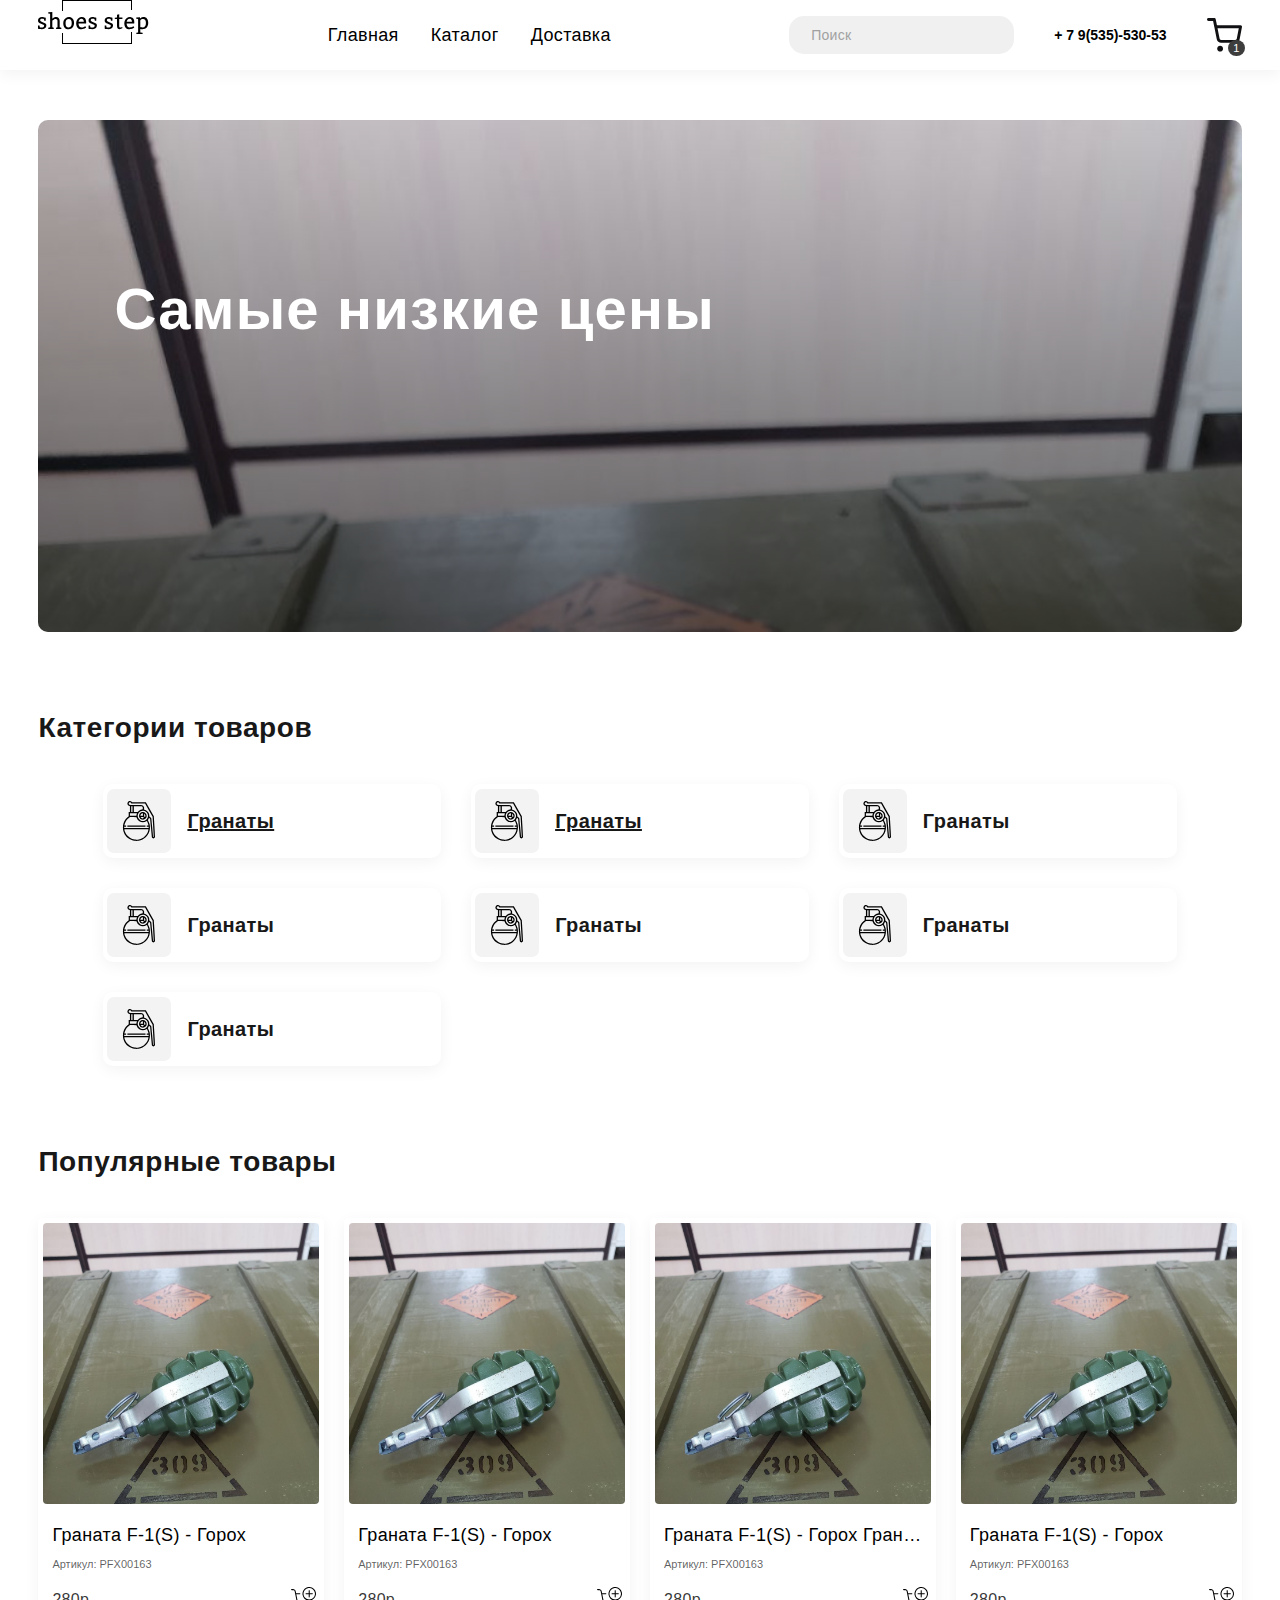
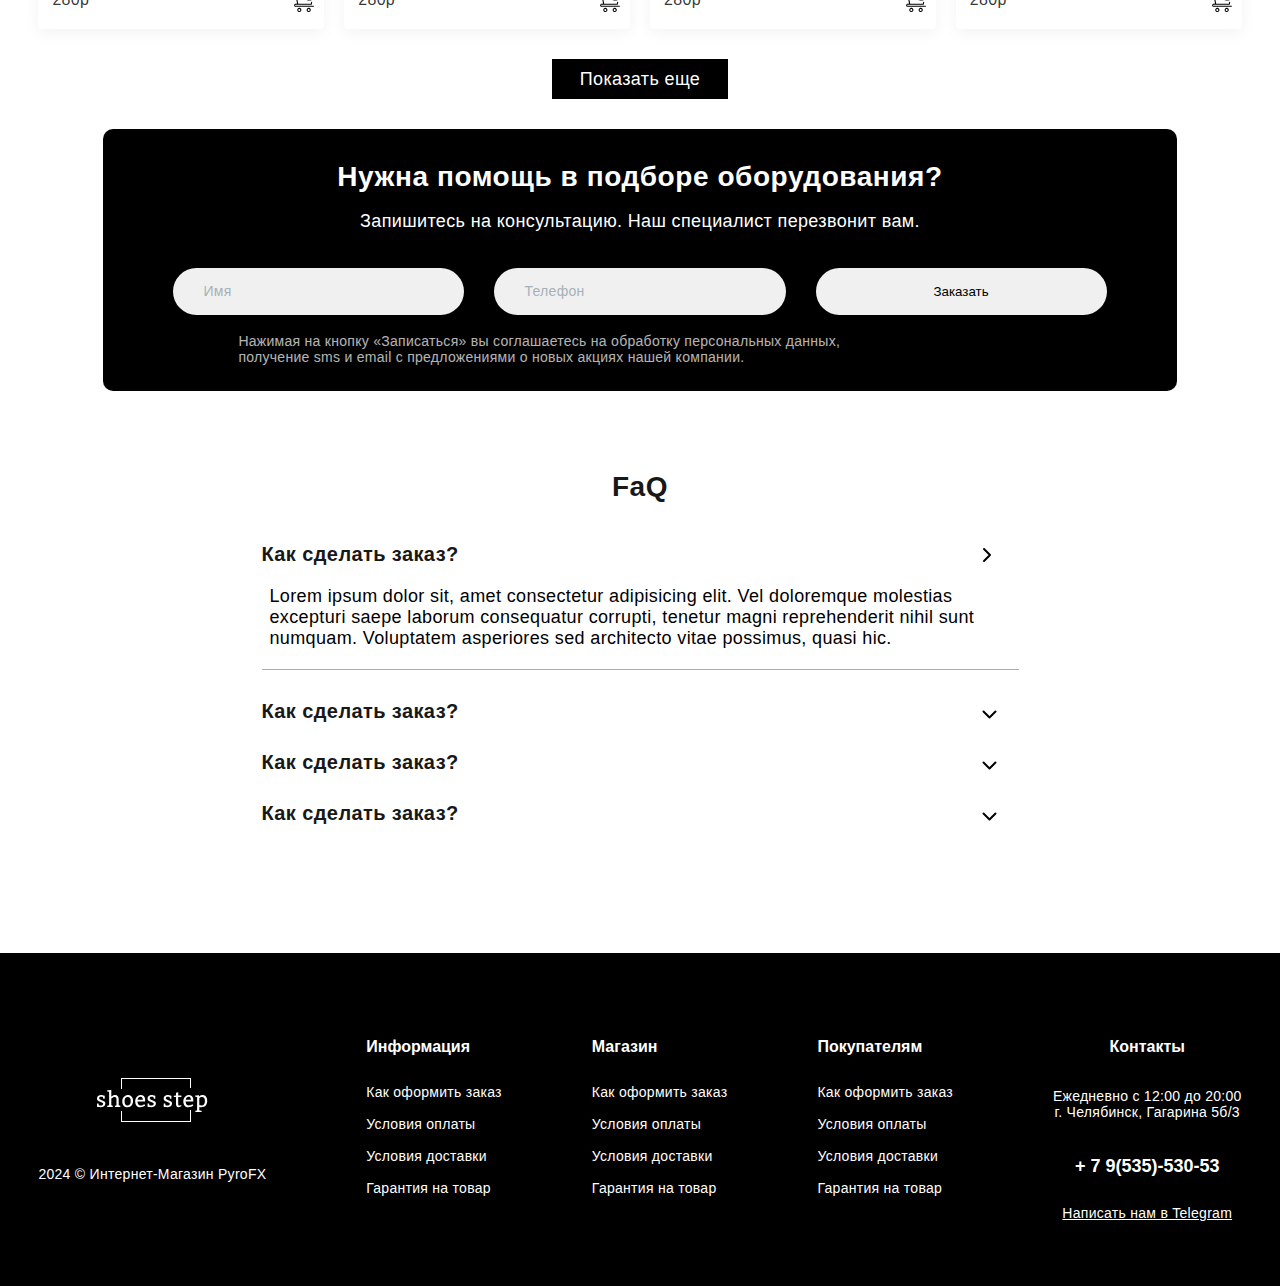
<file: index.html>
<!DOCTYPE html>
<html lang="en">

<head>
    <meta charset="UTF-8">
    <meta name="viewport" content="width=device-width, initial-scale=1.0">
    <title>Document</title>

    <link rel="stylesheet" href="./fonts/Niramit-Bold.ttf">
    <link rel="stylesheet" href="./fonts/Niramit-Regular.ttf">
    <link rel="stylesheet" href="./fonts/Niramit-SemiBold.ttf">
    <link rel="stylesheet" href="./fonts/Niramit-Light.ttf">

    <link rel="stylesheet" href="src/style.css">
</head>

<body>
    <header>


        <div class="container">
            <nav>
                

                <div class="logo"><img src="./img/Logo.svg" alt="logo"></div>
                <div class="header_container">


                    <ul class="header_items">
                        <li class="header_item"><a href="card.html" class="header_links">Главная</a></li>
                        <li class="header_item"><a href="#" class="header_links">Каталог</a></li>
                        <li class="header_item"><a href="#" class="header_links">Доставка</a></li>
                        <li class="header_item none">
                            <a class="number" href="tel: +7953553053">+ 7 9(535)-530-53</a>
                        </li>
                        <li class="header_item none"><div class="basket">
                            <span class="basket_count">1</span>
                        </div></li>
                    </ul>

                    
                </div>

                <div class="header_functional">
                    <div class="header_search">
                        <input class="search" type="search" placeholder="Поиск">
                        <img class="search_img" src="./img/icons/search.svg" alt="">
                    </div>
                    
                    <a class="number" href="tel: +7953553053">+ 7 9(535)-530-53</a>
                    <div class="basket">
                        <span class="basket_count">1</span>
                    </div>
                </div>

                <div class="menu back menu--3">
                    <label class="burger">
                        <input type="checkbox">
                        <svg viewBox="0 0 100 100" xmlns="http://www.w3.org/2000/svg">
                            <circle cx="50" cy="50" r="30" />
                            <path class="line--1" d="M0 40h62c18 0 18-20-17 5L31 55" />
                            <path class="line--2" d="M0 50h80" />
                            <path class="line--3" d="M0 60h62c18 0 18 20-17-5L31 45" />
                        </svg>
                    </label>
                </div>
            </nav>
        </div>
    </header>

    <div class="search_items">
        <div class="search_item">
            <img src="./img/f-1.jpg" alt="" class="search_picture">
            <div class="search_block_text">
                <h4 class="search_title">Ргд 5 аккустика</h4>
                <span class="search_price">250</span>
            </div>

            <img src="./img/icons/free-icon-remove-from-cart-4379564 1.svg" alt="" class="search_addBasket">
        </div>

        <div class="search_item">
            <img src="./img/f-1.jpg" alt="" class="search_picture">
            <div class="search_block_text">
                <h4 class="search_title">Ргд 5 аккустика</h4>
                <span class="search_price">250</span>
            </div>

            <img src="./img/icons/free-icon-remove-from-cart-4379564 1.svg" alt="" class="search_addBasket">
        </div>

        <div class="search_item">
            <img src="./img/f-1.jpg" alt="" class="search_picture">
            <div class="search_block_text">
                <h4 class="search_title">Ргд 5 аккустика</h4>
                <span class="search_price">250</span>
            </div>

            <img src="./img/icons/free-icon-remove-from-cart-4379564 1.svg" alt="" class="search_addBasket">
        </div>

        <div class="search_item">
            <img src="./img/f-1.jpg" alt="" class="search_picture">
            <div class="search_block_text">
                <h4 class="search_title">Ргд 5 аккустика</h4>
                <span class="search_price">250</span>
            </div>

            <img src="./img/icons/free-icon-remove-from-cart-4379564 1.svg" alt="" class="search_addBasket">
        </div>
    </div>

    <div class="container">
        <div class="banner">
            <h1 class="main_title">Самые низкие цены</h1>
        </div>
    </div>

    <div class="container">

        <h2 class="title">Категории товаров</h2>
        <div class="category_items">
            <div class="category_item">
                <div class="category_img_theme"><img src="./img/icons/free-icon-grenade-1281087.svg" alt=""
                        class="category_icon"></div>
                <a href="card.html" class="category_title">Гранаты</a>
            </div>

            <div class="category_item">
                <div class="category_img_theme"><img src="./img/icons/free-icon-grenade-1281087.svg" alt=""
                        class="category_icon"></div>
                <a href="basket.html" class="category_title">Гранаты</a>
            </div>

            <div class="category_item">
                <div class="category_img_theme"><img src="./img/icons/free-icon-grenade-1281087.svg" alt=""
                        class="category_icon"></div>
                <h5 class="category_title">Гранаты</h5>
            </div>
            <div class="category_item">
                <div class="category_img_theme"><img src="./img/icons/free-icon-grenade-1281087.svg" alt=""
                        class="category_icon"></div>
                <h5 class="category_title">Гранаты</h5>
            </div>
            <div class="category_item">
                <div class="category_img_theme"><img src="./img/icons/free-icon-grenade-1281087.svg" alt=""
                        class="category_icon"></div>
                <h5 class="category_title">Гранаты</h5>
            </div>
            <div class="category_item">
                <div class="category_img_theme"><img src="./img/icons/free-icon-grenade-1281087.svg" alt=""
                        class="category_icon"></div>
                <h5 class="category_title">Гранаты</h5>
            </div>
            <div class="category_item">
                <div class="category_img_theme"><img src="./img/icons/free-icon-grenade-1281087.svg" alt=""
                        class="category_icon"></div>
                <h5 class="category_title">Гранаты</h5>
            </div>
        </div>

        <h2 class="title">Популярные товары</h2>
        <div class="card_items ">
            <div class="card_item"><img src="./img/f-1.jpg" alt="" class="card_img">
                <h3 class="card_title">Граната F-1(S) - Горох</h3>
                <p class="card_arct">Артикул: PFX00163</p>
                <div class="card_bottom">
                    <p class="card_price">280р</p>
                    <div class="addCard"></div>
                </div>
            </div>

            <div class="card_item"><img src="./img/f-1.jpg" alt="" class="card_img">
                <h3 class="card_title">Граната F-1(S) - Горох</h3>
                <p class="card_arct">Артикул: PFX00163</p>
                <div class="card_bottom">
                    <p class="card_price">280р</p>
                    <div class="addCard"></div>
                </div>
            </div>

            <div class="card_item"><img src="./img/f-1.jpg" alt="" class="card_img">
                <h3 class="card_title">Граната F-1(S) - Горох Граната F-1(S) - Горох</h3>
                <p class="card_arct">Артикул: PFX00163</p>
                <div class="card_bottom">
                    <p class="card_price">280р</p>
                    <div class="addCard"></div>
                </div>
            </div>

            <div class="card_item"><img src="./img/f-1.jpg" alt="" class="card_img">
                <h3 class="card_title">Граната F-1(S) - Горох</h3>
                <p class="card_arct">Артикул: PFX00163</p>
                <div class="card_bottom">
                    <p class="card_price">280р</p>
                    <div class="addCard"></div>
                </div>
            </div>
        </div>

        <div class="btn">Показать еще</div>

        <div class="support_calls">
            <h3 class="support_title">Нужна помощь в подборе оборудования?</h3>
            <p class="support_text">Запишитесь на консультацию. Наш специалист перезвонит вам.</p>
            <form action="" class="support">
                <input type="text" placeholder="Имя">
                <input type="number" name="" id="" placeholder="Телефон">
                <input type="button" value="Заказать" class="button">
            </form>
            <p class="support_subtext">Нажимая на кнопку «Записаться» вы соглашаетесь на обработку персональных данных,
                получение sms и email с предложениями о новых акциях нашей компании.</p>
        </div>


        <h2 class="title center">FaQ</h2>
        <div class="accordion_main">

            <div class="accordion_content active">
                <h4 class="accordion_title active">Как сделать заказ?</h4>
                <p class="accordion_descript">Lorem ipsum dolor sit, amet consectetur adipisicing elit. Vel doloremque
                    molestias excepturi saepe laborum consequatur corrupti, tenetur magni reprehenderit nihil sunt
                    numquam. Voluptatem asperiores sed architecto vitae possimus, quasi hic.</p>
                <hr />
            </div>

            <div class="accordion_content ">
                <h4 class="accordion_title">Как сделать заказ?</h4>
                <p class="accordion_descript">Lorem ipsum dolor sit, amet consectetur adipisicing elit. Vel doloremque
                    molestias excepturi saepe laborum consequatur corrupti, tenetur magni reprehenderit nihil sunt
                    numquam. Voluptatem asperiores sed architecto vitae possimus, quasi hic.</p>
                <hr />
            </div>

            <div class="accordion_content ">
                <h4 class="accordion_title">Как сделать заказ?</h4>
                <p class="accordion_descript">Lorem ipsum dolor sit, amet consectetur adipisicing elit. Vel doloremque
                    molestias excepturi saepe laborum consequatur corrupti, tenetur magni reprehenderit nihil sunt
                    numquam. Voluptatem asperiores sed architecto vitae possimus, quasi hic.</p>
                <hr />
            </div>

            <div class="accordion_content ">
                <h4 class="accordion_title">Как сделать заказ?</h4>
                <p class="accordion_descript">Lorem ipsum dolor sit, amet consectetur adipisicing elit. Vel doloremque
                    molestias excepturi saepe laborum consequatur corrupti, tenetur magni reprehenderit nihil sunt
                    numquam. Voluptatem asperiores sed architecto vitae possimus, quasi hic.</p>
                <hr />
            </div>


        </div>
    </div>

    <div class="container">

    </div>

    <footer>
        <div class="container">
            <div class="footer_main">
                <div class="footer_copyright">
                    <div class="logo"><svg width="111" height="44" viewBox="0 0 111 44" fill="none"
                            xmlns="http://www.w3.org/2000/svg">
                            <path fill-rule="evenodd" clip-rule="evenodd"
                                d="M25.0117 1H93.0117V10H94.0117V1V0H93.0117H25.0117H24.0117V1V11H25.0117V1ZM25.0117 33H24.0117V43V44H25.0117H93.0117H94.0117V43V32H93.0117V43H25.0117V33ZM93.0117 29.056C93.2789 28.9944 93.5402 28.9148 93.7957 28.8174C93.869 28.789 93.941 28.7603 94.0117 28.7314C94.6189 28.4829 95.1341 28.2144 95.5574 27.9258C96.0372 27.5964 96.2772 27.4173 96.2772 27.3887L95.5037 26.25C95.5037 26.2786 95.3247 26.4004 94.9666 26.6152C94.7014 26.7691 94.3831 26.9151 94.0117 27.0532C93.8818 27.1015 93.7453 27.1489 93.6023 27.1953C93.4111 27.2574 93.2142 27.3087 93.0117 27.3493C92.6305 27.4257 92.2294 27.4639 91.8084 27.4639C90.8559 27.4639 90.0861 27.1058 89.4988 26.3896C88.9116 25.6663 88.618 24.7031 88.618 23.5L93.0117 23.4751L94.0117 23.4695L96.2127 23.457C96.227 23.3854 96.2485 23.2314 96.2772 22.9951C96.3058 22.7588 96.3201 22.5225 96.3201 22.2861C96.3201 19.851 95.5507 18.2766 94.0117 17.5629C93.7083 17.4222 93.375 17.315 93.0117 17.2412C92.6112 17.1598 92.1743 17.1191 91.701 17.1191C90.6554 17.1191 89.7208 17.3877 88.8973 17.9248C88.0809 18.4619 87.4435 19.1995 86.9852 20.1377C86.534 21.0758 86.3084 22.125 86.3084 23.2852C86.3084 25.1471 86.7524 26.6009 87.6404 27.6465C88.5356 28.6921 89.8497 29.2148 91.5828 29.2148C92.0763 29.2148 92.5526 29.1619 93.0117 29.056ZM93.0117 19.2532C92.649 18.9763 92.1727 18.8379 91.5828 18.8379C90.7306 18.8379 90.0538 19.1243 89.5525 19.6973C89.0584 20.2702 88.7755 20.9863 88.7039 21.8457H93.0117H93.9891C93.9891 20.9505 93.7957 20.2272 93.409 19.6758C93.2966 19.5104 93.1642 19.3696 93.0117 19.2532ZM2.35254 27.4854C1.9873 27.4209 1.80469 27.3815 1.80469 27.3672L1.56836 25.4766H0.0214844V28.7314C0.093099 28.7673 0.282878 28.821 0.59082 28.8926C0.898763 28.9642 1.31055 29.0358 1.82617 29.1074C2.3418 29.179 2.90039 29.2148 3.50195 29.2148C4.89128 29.2148 6.04427 28.8926 6.96094 28.248C7.8776 27.6035 8.33594 26.6725 8.33594 25.4551C8.33594 24.8105 8.16764 24.277 7.83105 23.8545C7.49447 23.4248 7.08268 23.099 6.5957 22.877C6.10872 22.6478 5.48568 22.4007 4.72656 22.1357C3.88151 21.8564 3.24772 21.5915 2.8252 21.3408C2.40983 21.083 2.20215 20.7178 2.20215 20.2451C2.20215 19.264 2.85384 18.7734 4.15723 18.7734C4.47949 18.7734 4.77311 18.7913 5.03809 18.8271C5.30306 18.863 5.50716 18.9023 5.65039 18.9453C5.80078 18.9883 5.89746 19.0169 5.94043 19.0312L6.29492 20.75H7.72363L7.78809 17.7852C7.68783 17.7493 7.44076 17.6777 7.04688 17.5703C6.66016 17.4629 6.1875 17.3626 5.62891 17.2695C5.07747 17.1693 4.54395 17.1191 4.02832 17.1191C2.83952 17.1191 1.86914 17.4163 1.11719 18.0107C0.372396 18.6051 0 19.4538 0 20.5566C0 21.2585 0.171875 21.8314 0.515625 22.2754C0.859375 22.7122 1.27116 23.0488 1.75098 23.2852C2.23796 23.5143 2.87174 23.7542 3.65234 24.0049C4.50456 24.2699 5.13119 24.5241 5.53223 24.7676C5.94043 25.0039 6.14453 25.3584 6.14453 25.8311C6.13737 26.9912 5.30664 27.5713 3.65234 27.5713C3.15104 27.5713 2.71777 27.5426 2.35254 27.4854ZM16.0576 17.6133C15.3701 17.9427 14.79 18.3079 14.3174 18.709V12.0596L10.2461 12.167V13.3809L12.1152 13.8213V27.2383L10.2461 27.7861V29H15.7461V27.7861L14.3174 27.2383V20.75C14.3174 20.7214 14.4785 20.5531 14.8008 20.2451C15.123 19.9372 15.5241 19.6507 16.0039 19.3857C16.4909 19.1208 17.0136 18.9883 17.5722 18.9883C18.2597 18.9883 18.7503 19.1745 19.0439 19.5469C19.3375 19.9193 19.4844 20.5029 19.4844 21.2979V27.2598L18.0556 27.7861V29H23.3408V27.7861L21.6865 27.2383V21.083C21.6865 19.8369 21.3929 18.8665 20.8056 18.1719C20.2184 17.4701 19.3375 17.1191 18.1631 17.1191C17.4469 17.1191 16.7451 17.2839 16.0576 17.6133ZM34.6718 18.6982C33.7623 17.6455 32.4947 17.1191 30.8691 17.1191C29.7734 17.1191 28.803 17.3734 27.958 17.8818C27.1129 18.3831 26.4505 19.1029 25.9707 20.041C25.498 20.972 25.2617 22.0534 25.2617 23.2852C25.2617 25.2331 25.7236 26.7083 26.6474 27.7109C27.5712 28.7135 28.8675 29.2148 30.5361 29.2148C31.6246 29.2148 32.5843 28.957 33.415 28.4414C34.2529 27.9186 34.8974 27.181 35.3486 26.2285C35.8069 25.276 36.0361 24.1839 36.0361 22.9521C36.0361 21.1618 35.5813 19.7438 34.6718 18.6982ZM28.3447 19.9551C28.8675 19.2389 29.6731 18.8809 30.7617 18.8809C32.7382 18.8809 33.7265 20.2738 33.7265 23.0596C33.7265 24.5277 33.483 25.6305 32.996 26.3682C32.5091 27.0986 31.7285 27.4639 30.6542 27.4639C28.5989 27.4567 27.5712 26.0244 27.5712 23.167C27.5712 21.7347 27.8291 20.6641 28.3447 19.9551ZM41.373 26.3896C40.7857 25.6663 40.4921 24.7031 40.4921 23.5L48.0868 23.457C48.1012 23.3854 48.1227 23.2314 48.1513 22.9951C48.1799 22.7588 48.1943 22.5225 48.1943 22.2861C48.1943 18.8415 46.6546 17.1191 43.5751 17.1191C42.5296 17.1191 41.595 17.3877 40.7714 17.9248C39.955 18.4619 39.3176 19.1995 38.8593 20.1377C38.4081 21.0758 38.1825 22.125 38.1825 23.2852C38.1825 25.1471 38.6266 26.6009 39.5146 27.6465C40.4098 28.6921 41.7239 29.2148 43.457 29.2148C44.2376 29.2148 44.9752 29.0824 45.6699 28.8174C46.3717 28.5452 46.9589 28.248 47.4316 27.9258C47.9114 27.5964 48.1513 27.4173 48.1513 27.3887L47.3779 26.25C47.3779 26.2786 47.1988 26.4004 46.8408 26.6152C46.4827 26.8229 46.0279 27.0163 45.4765 27.1953C44.9251 27.3743 44.3271 27.4639 43.6825 27.4639C42.7301 27.4639 41.9602 27.1058 41.373 26.3896ZM45.2831 19.6758C45.6699 20.2272 45.8632 20.9505 45.8632 21.8457H40.5781C40.6497 20.9863 40.9325 20.2702 41.4267 19.6973C41.928 19.1243 42.6047 18.8379 43.457 18.8379C44.2949 18.8379 44.9036 19.1172 45.2831 19.6758ZM52.8974 27.4854C52.5321 27.4209 52.3495 27.3815 52.3495 27.3672L52.1132 25.4766H50.5663V28.7314C50.6379 28.7673 50.8277 28.821 51.1356 28.8926C51.4436 28.9642 51.8554 29.0358 52.371 29.1074C52.8866 29.179 53.4452 29.2148 54.0468 29.2148C55.4361 29.2148 56.5891 28.8926 57.5058 28.248C58.4224 27.6035 58.8808 26.6725 58.8808 25.4551C58.8808 24.8105 58.7125 24.277 58.3759 23.8545C58.0393 23.4248 57.6275 23.099 57.1405 22.877C56.6535 22.6478 56.0305 22.4007 55.2714 22.1357C54.4263 21.8564 53.7925 21.5915 53.37 21.3408C52.9547 21.083 52.747 20.7178 52.747 20.2451C52.747 19.264 53.3987 18.7734 54.7021 18.7734C55.0243 18.7734 55.3179 18.7913 55.5829 18.8271C55.8479 18.863 56.052 18.9023 56.1952 18.9453C56.3456 18.9883 56.4423 19.0169 56.4853 19.0312L56.8397 20.75H58.2685L58.3329 17.7852C58.2327 17.7493 57.9856 17.6777 57.5917 17.5703C57.205 17.4629 56.7323 17.3626 56.1737 17.2695C55.6223 17.1693 55.0888 17.1191 54.5731 17.1191C53.3843 17.1191 52.414 17.4163 51.662 18.0107C50.9172 18.6051 50.5448 19.4538 50.5448 20.5566C50.5448 21.2585 50.7167 21.8314 51.0605 22.2754C51.4042 22.7122 51.816 23.0488 52.2958 23.2852C52.7828 23.5143 53.4166 23.7542 54.1972 24.0049C55.0494 24.2699 55.676 24.5241 56.0771 24.7676C56.4853 25.0039 56.6894 25.3584 56.6894 25.8311C56.6822 26.9912 55.8515 27.5713 54.1972 27.5713C53.6959 27.5713 53.2626 27.5426 52.8974 27.4854ZM69.0282 27.4854C68.6629 27.4209 68.4803 27.3815 68.4803 27.3672L68.244 25.4766H66.6971V28.7314C66.7687 28.7673 66.9585 28.821 67.2665 28.8926C67.5744 28.9642 67.9862 29.0358 68.5018 29.1074C69.0174 29.179 69.576 29.2148 70.1776 29.2148C71.5669 29.2148 72.7199 28.8926 73.6366 28.248C74.5532 27.6035 75.0116 26.6725 75.0116 25.4551C75.0116 24.8105 74.8433 24.277 74.5067 23.8545C74.1701 23.4248 73.7583 23.099 73.2713 22.877C72.7844 22.6478 72.1613 22.4007 71.4022 22.1357C70.5572 21.8564 69.9234 21.5915 69.5008 21.3408C69.0855 21.083 68.8778 20.7178 68.8778 20.2451C68.8778 19.264 69.5295 18.7734 70.8329 18.7734C71.1551 18.7734 71.4488 18.7913 71.7137 18.8271C71.9787 18.863 72.1828 18.9023 72.326 18.9453C72.4764 18.9883 72.5731 19.0169 72.6161 19.0312L72.9706 20.75H74.3993L74.4637 17.7852C74.3635 17.7493 74.1164 17.6777 73.7225 17.5703C73.3358 17.4629 72.8631 17.3626 72.3046 17.2695C71.7531 17.1693 71.2196 17.1191 70.704 17.1191C69.5152 17.1191 68.5448 17.4163 67.7928 18.0107C67.048 18.6051 66.6756 19.4538 66.6756 20.5566C66.6756 21.2585 66.8475 21.8314 67.1913 22.2754C67.535 22.7122 67.9468 23.0488 68.4266 23.2852C68.9136 23.5143 69.5474 23.7542 70.328 24.0049C71.1802 24.2699 71.8068 24.5241 72.2079 24.7676C72.6161 25.0039 72.8202 25.3584 72.8202 25.8311C72.813 26.9912 71.9823 27.5713 70.328 27.5713C69.8267 27.5713 69.3934 27.5426 69.0282 27.4854ZM81.2186 19.0957H84.409V17.4521H81.2186V14.2402L79.0164 14.6807V17.4521L76.8143 17.667V19.0957H79.0164V26.0352C79.0164 27.1738 79.2492 27.9902 79.7147 28.4844C80.1873 28.9714 80.7961 29.2148 81.5409 29.2148C82.6008 29.2148 83.6284 28.8496 84.6239 28.1191L84.033 26.959C83.3599 27.3242 82.7869 27.5068 82.3143 27.5068C81.5838 27.5068 81.2186 27.0592 81.2186 26.1641V19.0957ZM105.492 17.1191C104.303 17.1191 103.19 17.6025 102.151 18.5693L101.969 17.3447L98.2303 17.4521V18.6553L100.099 19.0957V32.4053L98.3377 32.8457V34.0596H104.611V32.8457L102.302 32.4053V28.9141C102.989 29.1146 103.648 29.2148 104.278 29.2148C106.248 29.2148 107.73 28.6419 108.725 27.4961C109.721 26.3431 110.219 24.7926 110.219 22.8447C110.219 21.083 109.817 19.6901 109.015 18.666C108.22 17.6348 107.046 17.1191 105.492 17.1191ZM102.592 27.1631C102.427 27.0986 102.33 27.0521 102.302 27.0234V20.417C102.302 20.374 102.405 20.2201 102.613 19.9551C102.828 19.6901 103.139 19.4466 103.548 19.2246C103.963 18.9954 104.464 18.8809 105.052 18.8809C106.004 18.8809 106.717 19.2604 107.189 20.0195C107.669 20.7715 107.909 21.7848 107.909 23.0596C107.909 25.9958 106.81 27.4639 104.611 27.4639C104.131 27.4639 103.716 27.4316 103.365 27.3672C103.021 27.2956 102.763 27.2275 102.592 27.1631Z"
                                fill="white" />
                        </svg>
                    </div>
                    <p class="footer_copyright_text">2024 © Интернет-Магазин PyroFX</p>
                </div>

                <div class="footer_pages">
                    <div class="footer_info">
                        <h6 class="footer_title">Информация</h6>
                        <div class="footer_text">Как оформить заказ</div>
                        <div class="footer_text">Условия оплаты</div>
                        <div class="footer_text">Условия доставки</div>
                        <div class="footer_text">Гарантия на товар</div>
                    </div>

                    <div class="footer_market">
                        <h6 class="footer_title">Магазин</h6>
                        <div class="footer_text">Как оформить заказ</div>
                        <div class="footer_text">Условия оплаты</div>
                        <div class="footer_text">Условия доставки</div>
                        <div class="footer_text">Гарантия на товар</div>
                    </div>

                    <div class="footer_buyers">
                        <h6 class="footer_title">Покупателям</h6>
                        <div class="footer_text">Как оформить заказ</div>
                        <div class="footer_text">Условия оплаты</div>
                        <div class="footer_text">Условия доставки</div>
                        <div class="footer_text">Гарантия на товар</div>
                    </div>
                </div>

                <div class="footer_contacts">
                    <h6 class="footer_title">Контакты</h6>
                    <p class="footer_text">Ежедневно с 12:00 до 20:00</p>
                    <p class="footer_text">г. Челябинск, Гагарина 5б/3</p>
                    <a class="number" href="tel:+ 7 9(535)-530-53">+ 7 9(535)-530-53</a>

                    <a href="#" class="footer_link">Написать нам в Telegram</a>
                </div>
            </div>
        </div>
    </footer>
</body>

</html>
</file>
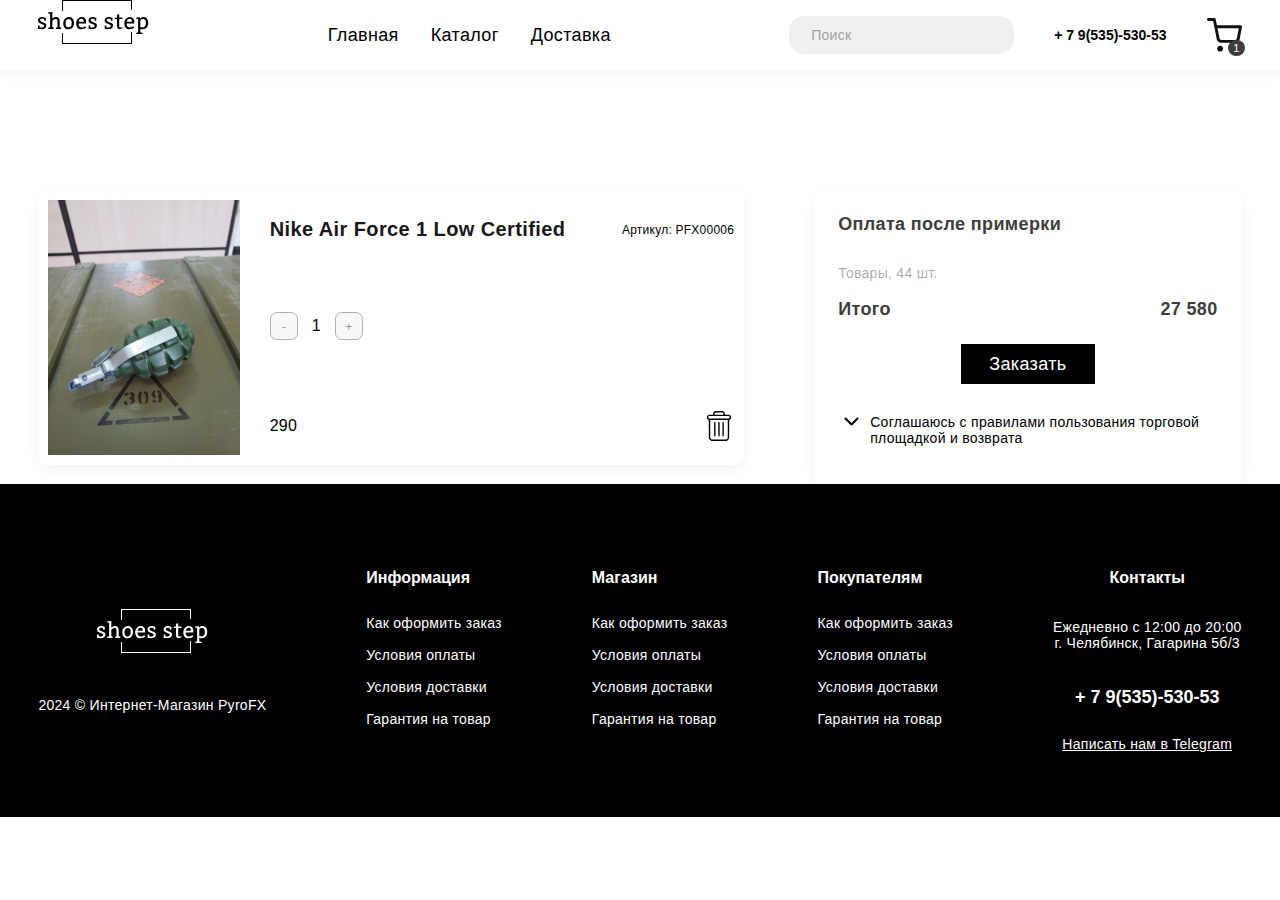
<file: basket.html>
<!DOCTYPE html>
<html lang="en">

<head>
    <meta charset="UTF-8">
    <meta name="viewport" content="width=device-width, initial-scale=1.0">
    <title>Document</title>
    <link rel="stylesheet" href="./src/style.css">
</head>

<body>
    <header>


        <div class="container">
            <nav>


                <div class="logo"><img src="./img/Logo.svg" alt="logo"></div>
                <div class="header_container">


                    <ul class="header_items">
                        <li class="header_item"><a href="card.html" class="header_links">Главная</a></li>
                        <li class="header_item"><a href="#" class="header_links">Каталог</a></li>
                        <li class="header_item"><a href="#" class="header_links">Доставка</a></li>
                        <li class="header_item none">
                            <a class="number" href="tel: +7953553053">+ 7 9(535)-530-53</a>
                        </li>
                        <li class="header_item none">
                            <div class="basket">
                                <span class="basket_count">1</span>
                            </div>
                        </li>
                    </ul>


                </div>

                <div class="header_functional">
                    <div class="header_search">
                        <input class="search" type="search" placeholder="Поиск">
                        <img class="search_img" src="./img/icons/search.svg" alt="">
                    </div>

                    <a class="number" href="tel: +7953553053">+ 7 9(535)-530-53</a>
                    <div class="basket">
                        <span class="basket_count">1</span>
                    </div>
                </div>

                <div class="menu back menu--3">
                    <label class="burger">
                        <input type="checkbox">
                        <svg viewBox="0 0 100 100" xmlns="http://www.w3.org/2000/svg">
                            <circle cx="50" cy="50" r="30" />
                            <path class="line--1" d="M0 40h62c18 0 18-20-17 5L31 55" />
                            <path class="line--2" d="M0 50h80" />
                            <path class="line--3" d="M0 60h62c18 0 18 20-17-5L31 45" />
                        </svg>
                    </label>
                </div>
            </nav>
        </div>
    </header>

    <div class="container">

        <div class="basket_block">
            <div class="basket_items">
                <div class="basket_item">
                    <img src="./img/f-1.jpg" alt="" class="basket_picture">
                    <div class="basket_item_right">
                        <div class="basket_block_column">
                            <h4 class="basket_block_title">Nike Air Force 1 Low Certified</h4>
                            <p class="basket_articul">Артикул: PFX00006</p>
                        </div>

                        <div class="basket_functional">
                            <button class="decrement">-</button>
                            <div class="count">1</div>
                            <button class="increment">+</button>
                        </div>

                        <div class="bakset_item_bottom">
                            <p class="price">290</p>
                            <img class="deleted" src="./img/icons/free-icon-delete-1214428 1.svg" alt="">
                        </div>
                    </div>
                </div>
            </div>

            <div class="basket_info_block">
                <h4 class="basket_info_title">Оплата после примерки</h4>
                <p class="basket_info_text">Товары, 44 шт.</p>
                <div class="basket_info_total">
                    <div class="result">Итого</div>
                    <div class="all_price">27 580</div>
                </div>
                <div class="btn">Заказать</div>
                <div class="basket_info_polity">Соглашаюсь <span>с правилами пользования торговой площадкой</span> и
                    возврата</div>
            </div>
        </div>
    </div>

    <footer>
        <div class="container">
            <div class="footer_main">
                <div class="footer_copyright">
                    <div class="logo"><svg width="111" height="44" viewBox="0 0 111 44" fill="none"
                            xmlns="http://www.w3.org/2000/svg">
                            <path fill-rule="evenodd" clip-rule="evenodd"
                                d="M25.0117 1H93.0117V10H94.0117V1V0H93.0117H25.0117H24.0117V1V11H25.0117V1ZM25.0117 33H24.0117V43V44H25.0117H93.0117H94.0117V43V32H93.0117V43H25.0117V33ZM93.0117 29.056C93.2789 28.9944 93.5402 28.9148 93.7957 28.8174C93.869 28.789 93.941 28.7603 94.0117 28.7314C94.6189 28.4829 95.1341 28.2144 95.5574 27.9258C96.0372 27.5964 96.2772 27.4173 96.2772 27.3887L95.5037 26.25C95.5037 26.2786 95.3247 26.4004 94.9666 26.6152C94.7014 26.7691 94.3831 26.9151 94.0117 27.0532C93.8818 27.1015 93.7453 27.1489 93.6023 27.1953C93.4111 27.2574 93.2142 27.3087 93.0117 27.3493C92.6305 27.4257 92.2294 27.4639 91.8084 27.4639C90.8559 27.4639 90.0861 27.1058 89.4988 26.3896C88.9116 25.6663 88.618 24.7031 88.618 23.5L93.0117 23.4751L94.0117 23.4695L96.2127 23.457C96.227 23.3854 96.2485 23.2314 96.2772 22.9951C96.3058 22.7588 96.3201 22.5225 96.3201 22.2861C96.3201 19.851 95.5507 18.2766 94.0117 17.5629C93.7083 17.4222 93.375 17.315 93.0117 17.2412C92.6112 17.1598 92.1743 17.1191 91.701 17.1191C90.6554 17.1191 89.7208 17.3877 88.8973 17.9248C88.0809 18.4619 87.4435 19.1995 86.9852 20.1377C86.534 21.0758 86.3084 22.125 86.3084 23.2852C86.3084 25.1471 86.7524 26.6009 87.6404 27.6465C88.5356 28.6921 89.8497 29.2148 91.5828 29.2148C92.0763 29.2148 92.5526 29.1619 93.0117 29.056ZM93.0117 19.2532C92.649 18.9763 92.1727 18.8379 91.5828 18.8379C90.7306 18.8379 90.0538 19.1243 89.5525 19.6973C89.0584 20.2702 88.7755 20.9863 88.7039 21.8457H93.0117H93.9891C93.9891 20.9505 93.7957 20.2272 93.409 19.6758C93.2966 19.5104 93.1642 19.3696 93.0117 19.2532ZM2.35254 27.4854C1.9873 27.4209 1.80469 27.3815 1.80469 27.3672L1.56836 25.4766H0.0214844V28.7314C0.093099 28.7673 0.282878 28.821 0.59082 28.8926C0.898763 28.9642 1.31055 29.0358 1.82617 29.1074C2.3418 29.179 2.90039 29.2148 3.50195 29.2148C4.89128 29.2148 6.04427 28.8926 6.96094 28.248C7.8776 27.6035 8.33594 26.6725 8.33594 25.4551C8.33594 24.8105 8.16764 24.277 7.83105 23.8545C7.49447 23.4248 7.08268 23.099 6.5957 22.877C6.10872 22.6478 5.48568 22.4007 4.72656 22.1357C3.88151 21.8564 3.24772 21.5915 2.8252 21.3408C2.40983 21.083 2.20215 20.7178 2.20215 20.2451C2.20215 19.264 2.85384 18.7734 4.15723 18.7734C4.47949 18.7734 4.77311 18.7913 5.03809 18.8271C5.30306 18.863 5.50716 18.9023 5.65039 18.9453C5.80078 18.9883 5.89746 19.0169 5.94043 19.0312L6.29492 20.75H7.72363L7.78809 17.7852C7.68783 17.7493 7.44076 17.6777 7.04688 17.5703C6.66016 17.4629 6.1875 17.3626 5.62891 17.2695C5.07747 17.1693 4.54395 17.1191 4.02832 17.1191C2.83952 17.1191 1.86914 17.4163 1.11719 18.0107C0.372396 18.6051 0 19.4538 0 20.5566C0 21.2585 0.171875 21.8314 0.515625 22.2754C0.859375 22.7122 1.27116 23.0488 1.75098 23.2852C2.23796 23.5143 2.87174 23.7542 3.65234 24.0049C4.50456 24.2699 5.13119 24.5241 5.53223 24.7676C5.94043 25.0039 6.14453 25.3584 6.14453 25.8311C6.13737 26.9912 5.30664 27.5713 3.65234 27.5713C3.15104 27.5713 2.71777 27.5426 2.35254 27.4854ZM16.0576 17.6133C15.3701 17.9427 14.79 18.3079 14.3174 18.709V12.0596L10.2461 12.167V13.3809L12.1152 13.8213V27.2383L10.2461 27.7861V29H15.7461V27.7861L14.3174 27.2383V20.75C14.3174 20.7214 14.4785 20.5531 14.8008 20.2451C15.123 19.9372 15.5241 19.6507 16.0039 19.3857C16.4909 19.1208 17.0136 18.9883 17.5722 18.9883C18.2597 18.9883 18.7503 19.1745 19.0439 19.5469C19.3375 19.9193 19.4844 20.5029 19.4844 21.2979V27.2598L18.0556 27.7861V29H23.3408V27.7861L21.6865 27.2383V21.083C21.6865 19.8369 21.3929 18.8665 20.8056 18.1719C20.2184 17.4701 19.3375 17.1191 18.1631 17.1191C17.4469 17.1191 16.7451 17.2839 16.0576 17.6133ZM34.6718 18.6982C33.7623 17.6455 32.4947 17.1191 30.8691 17.1191C29.7734 17.1191 28.803 17.3734 27.958 17.8818C27.1129 18.3831 26.4505 19.1029 25.9707 20.041C25.498 20.972 25.2617 22.0534 25.2617 23.2852C25.2617 25.2331 25.7236 26.7083 26.6474 27.7109C27.5712 28.7135 28.8675 29.2148 30.5361 29.2148C31.6246 29.2148 32.5843 28.957 33.415 28.4414C34.2529 27.9186 34.8974 27.181 35.3486 26.2285C35.8069 25.276 36.0361 24.1839 36.0361 22.9521C36.0361 21.1618 35.5813 19.7438 34.6718 18.6982ZM28.3447 19.9551C28.8675 19.2389 29.6731 18.8809 30.7617 18.8809C32.7382 18.8809 33.7265 20.2738 33.7265 23.0596C33.7265 24.5277 33.483 25.6305 32.996 26.3682C32.5091 27.0986 31.7285 27.4639 30.6542 27.4639C28.5989 27.4567 27.5712 26.0244 27.5712 23.167C27.5712 21.7347 27.8291 20.6641 28.3447 19.9551ZM41.373 26.3896C40.7857 25.6663 40.4921 24.7031 40.4921 23.5L48.0868 23.457C48.1012 23.3854 48.1227 23.2314 48.1513 22.9951C48.1799 22.7588 48.1943 22.5225 48.1943 22.2861C48.1943 18.8415 46.6546 17.1191 43.5751 17.1191C42.5296 17.1191 41.595 17.3877 40.7714 17.9248C39.955 18.4619 39.3176 19.1995 38.8593 20.1377C38.4081 21.0758 38.1825 22.125 38.1825 23.2852C38.1825 25.1471 38.6266 26.6009 39.5146 27.6465C40.4098 28.6921 41.7239 29.2148 43.457 29.2148C44.2376 29.2148 44.9752 29.0824 45.6699 28.8174C46.3717 28.5452 46.9589 28.248 47.4316 27.9258C47.9114 27.5964 48.1513 27.4173 48.1513 27.3887L47.3779 26.25C47.3779 26.2786 47.1988 26.4004 46.8408 26.6152C46.4827 26.8229 46.0279 27.0163 45.4765 27.1953C44.9251 27.3743 44.3271 27.4639 43.6825 27.4639C42.7301 27.4639 41.9602 27.1058 41.373 26.3896ZM45.2831 19.6758C45.6699 20.2272 45.8632 20.9505 45.8632 21.8457H40.5781C40.6497 20.9863 40.9325 20.2702 41.4267 19.6973C41.928 19.1243 42.6047 18.8379 43.457 18.8379C44.2949 18.8379 44.9036 19.1172 45.2831 19.6758ZM52.8974 27.4854C52.5321 27.4209 52.3495 27.3815 52.3495 27.3672L52.1132 25.4766H50.5663V28.7314C50.6379 28.7673 50.8277 28.821 51.1356 28.8926C51.4436 28.9642 51.8554 29.0358 52.371 29.1074C52.8866 29.179 53.4452 29.2148 54.0468 29.2148C55.4361 29.2148 56.5891 28.8926 57.5058 28.248C58.4224 27.6035 58.8808 26.6725 58.8808 25.4551C58.8808 24.8105 58.7125 24.277 58.3759 23.8545C58.0393 23.4248 57.6275 23.099 57.1405 22.877C56.6535 22.6478 56.0305 22.4007 55.2714 22.1357C54.4263 21.8564 53.7925 21.5915 53.37 21.3408C52.9547 21.083 52.747 20.7178 52.747 20.2451C52.747 19.264 53.3987 18.7734 54.7021 18.7734C55.0243 18.7734 55.3179 18.7913 55.5829 18.8271C55.8479 18.863 56.052 18.9023 56.1952 18.9453C56.3456 18.9883 56.4423 19.0169 56.4853 19.0312L56.8397 20.75H58.2685L58.3329 17.7852C58.2327 17.7493 57.9856 17.6777 57.5917 17.5703C57.205 17.4629 56.7323 17.3626 56.1737 17.2695C55.6223 17.1693 55.0888 17.1191 54.5731 17.1191C53.3843 17.1191 52.414 17.4163 51.662 18.0107C50.9172 18.6051 50.5448 19.4538 50.5448 20.5566C50.5448 21.2585 50.7167 21.8314 51.0605 22.2754C51.4042 22.7122 51.816 23.0488 52.2958 23.2852C52.7828 23.5143 53.4166 23.7542 54.1972 24.0049C55.0494 24.2699 55.676 24.5241 56.0771 24.7676C56.4853 25.0039 56.6894 25.3584 56.6894 25.8311C56.6822 26.9912 55.8515 27.5713 54.1972 27.5713C53.6959 27.5713 53.2626 27.5426 52.8974 27.4854ZM69.0282 27.4854C68.6629 27.4209 68.4803 27.3815 68.4803 27.3672L68.244 25.4766H66.6971V28.7314C66.7687 28.7673 66.9585 28.821 67.2665 28.8926C67.5744 28.9642 67.9862 29.0358 68.5018 29.1074C69.0174 29.179 69.576 29.2148 70.1776 29.2148C71.5669 29.2148 72.7199 28.8926 73.6366 28.248C74.5532 27.6035 75.0116 26.6725 75.0116 25.4551C75.0116 24.8105 74.8433 24.277 74.5067 23.8545C74.1701 23.4248 73.7583 23.099 73.2713 22.877C72.7844 22.6478 72.1613 22.4007 71.4022 22.1357C70.5572 21.8564 69.9234 21.5915 69.5008 21.3408C69.0855 21.083 68.8778 20.7178 68.8778 20.2451C68.8778 19.264 69.5295 18.7734 70.8329 18.7734C71.1551 18.7734 71.4488 18.7913 71.7137 18.8271C71.9787 18.863 72.1828 18.9023 72.326 18.9453C72.4764 18.9883 72.5731 19.0169 72.6161 19.0312L72.9706 20.75H74.3993L74.4637 17.7852C74.3635 17.7493 74.1164 17.6777 73.7225 17.5703C73.3358 17.4629 72.8631 17.3626 72.3046 17.2695C71.7531 17.1693 71.2196 17.1191 70.704 17.1191C69.5152 17.1191 68.5448 17.4163 67.7928 18.0107C67.048 18.6051 66.6756 19.4538 66.6756 20.5566C66.6756 21.2585 66.8475 21.8314 67.1913 22.2754C67.535 22.7122 67.9468 23.0488 68.4266 23.2852C68.9136 23.5143 69.5474 23.7542 70.328 24.0049C71.1802 24.2699 71.8068 24.5241 72.2079 24.7676C72.6161 25.0039 72.8202 25.3584 72.8202 25.8311C72.813 26.9912 71.9823 27.5713 70.328 27.5713C69.8267 27.5713 69.3934 27.5426 69.0282 27.4854ZM81.2186 19.0957H84.409V17.4521H81.2186V14.2402L79.0164 14.6807V17.4521L76.8143 17.667V19.0957H79.0164V26.0352C79.0164 27.1738 79.2492 27.9902 79.7147 28.4844C80.1873 28.9714 80.7961 29.2148 81.5409 29.2148C82.6008 29.2148 83.6284 28.8496 84.6239 28.1191L84.033 26.959C83.3599 27.3242 82.7869 27.5068 82.3143 27.5068C81.5838 27.5068 81.2186 27.0592 81.2186 26.1641V19.0957ZM105.492 17.1191C104.303 17.1191 103.19 17.6025 102.151 18.5693L101.969 17.3447L98.2303 17.4521V18.6553L100.099 19.0957V32.4053L98.3377 32.8457V34.0596H104.611V32.8457L102.302 32.4053V28.9141C102.989 29.1146 103.648 29.2148 104.278 29.2148C106.248 29.2148 107.73 28.6419 108.725 27.4961C109.721 26.3431 110.219 24.7926 110.219 22.8447C110.219 21.083 109.817 19.6901 109.015 18.666C108.22 17.6348 107.046 17.1191 105.492 17.1191ZM102.592 27.1631C102.427 27.0986 102.33 27.0521 102.302 27.0234V20.417C102.302 20.374 102.405 20.2201 102.613 19.9551C102.828 19.6901 103.139 19.4466 103.548 19.2246C103.963 18.9954 104.464 18.8809 105.052 18.8809C106.004 18.8809 106.717 19.2604 107.189 20.0195C107.669 20.7715 107.909 21.7848 107.909 23.0596C107.909 25.9958 106.81 27.4639 104.611 27.4639C104.131 27.4639 103.716 27.4316 103.365 27.3672C103.021 27.2956 102.763 27.2275 102.592 27.1631Z"
                                fill="white" />
                        </svg>
                    </div>
                    <p class="footer_copyright_text">2024 © Интернет-Магазин PyroFX</p>
                </div>

                <div class="footer_pages">
                    <div class="footer_info">
                        <h6 class="footer_title">Информация</h6>
                        <div class="footer_text">Как оформить заказ</div>
                        <div class="footer_text">Условия оплаты</div>
                        <div class="footer_text">Условия доставки</div>
                        <div class="footer_text">Гарантия на товар</div>
                    </div>

                    <div class="footer_market">
                        <h6 class="footer_title">Магазин</h6>
                        <div class="footer_text">Как оформить заказ</div>
                        <div class="footer_text">Условия оплаты</div>
                        <div class="footer_text">Условия доставки</div>
                        <div class="footer_text">Гарантия на товар</div>
                    </div>

                    <div class="footer_buyers">
                        <h6 class="footer_title">Покупателям</h6>
                        <div class="footer_text">Как оформить заказ</div>
                        <div class="footer_text">Условия оплаты</div>
                        <div class="footer_text">Условия доставки</div>
                        <div class="footer_text">Гарантия на товар</div>
                    </div>
                </div>

                <div class="footer_contacts">
                    <h6 class="footer_title">Контакты</h6>
                    <p class="footer_text">Ежедневно с 12:00 до 20:00</p>
                    <p class="footer_text">г. Челябинск, Гагарина 5б/3</p>
                    <a class="number" href="tel:+ 7 9(535)-530-53">+ 7 9(535)-530-53</a>

                    <a href="#" class="footer_link">Написать нам в Telegram</a>
                </div>
            </div>
        </div>
    </footer>
</body>

</html>
</file>
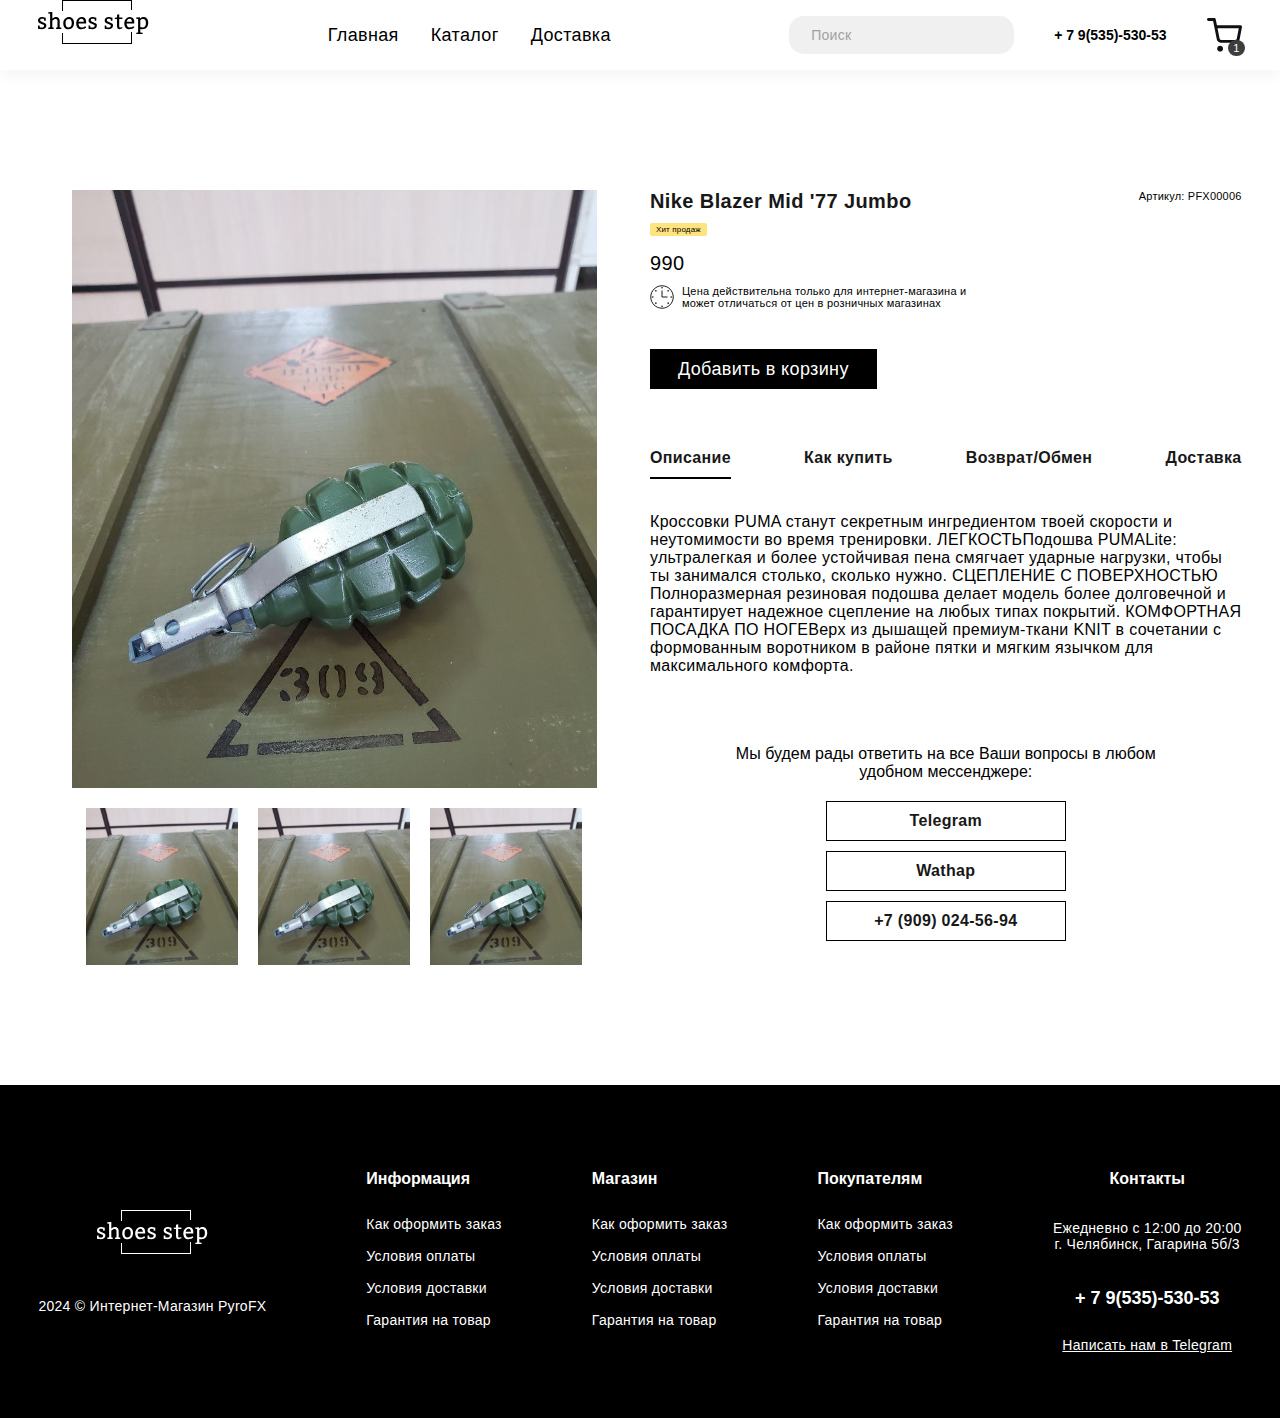
<file: card.html>
<!DOCTYPE html>
<html lang="en">

<head>
    <meta charset="UTF-8">
    <meta name="viewport" content="width=device-width, initial-scale=1.0">
    <title>Document</title>
    <link rel="stylesheet" href="./src/style.css">
</head>

<body>
    <header>


        <div class="container">
            <nav>


                <div class="logo"><img src="./img/Logo.svg" alt="logo"></div>
                <div class="header_container">


                    <ul class="header_items">
                        <li class="header_item"><a href="card.html" class="header_links">Главная</a></li>
                        <li class="header_item"><a href="#" class="header_links">Каталог</a></li>
                        <li class="header_item"><a href="#" class="header_links">Доставка</a></li>
                        <li class="header_item none">
                            <a class="number" href="tel: +7953553053">+ 7 9(535)-530-53</a>
                        </li>
                        <li class="header_item none">
                            <div class="basket">
                                <span class="basket_count">1</span>
                            </div>
                        </li>
                    </ul>


                </div>

                <div class="header_functional">
                    <div class="header_search">
                        <input class="search" type="search" placeholder="Поиск">
                        <img class="search_img" src="./img/icons/search.svg" alt="">
                    </div>

                    <a class="number" href="tel: +7953553053">+ 7 9(535)-530-53</a>
                    <div class="basket">
                        <span class="basket_count">1</span>
                    </div>
                </div>

                <div class="menu back menu--3">
                    <label class="burger">
                        <input type="checkbox">
                        <svg viewBox="0 0 100 100" xmlns="http://www.w3.org/2000/svg">
                            <circle cx="50" cy="50" r="30" />
                            <path class="line--1" d="M0 40h62c18 0 18-20-17 5L31 55" />
                            <path class="line--2" d="M0 50h80" />
                            <path class="line--3" d="M0 60h62c18 0 18 20-17-5L31 45" />
                        </svg>
                    </label>
                </div>
            </nav>
        </div>
    </header>

    <div class="container">
        <div class="current_card ">
            <div class="current_card_left"><img src="./img/f-1.jpg" alt="" class="main_img">
                <div class="current_carusel">
                    <img src="./img/f-1.jpg" alt="" class="current_img">
                    <img src="./img/f-1.jpg" alt="" class="current_img">
                    <img src="./img/f-1.jpg" alt="" class="current_img">
                </div>
            </div>
            <div class="current_card_right">
                <div class="current_block_column">
                    <h5 class=" current_title">Nike Blazer Mid '77 Jumbo</h5>
                    <p class="current_articul">Артикул: PFX00006</p>
                </div>
                <div class="sale">Хит продаж</div>
                <p class="current_price">990</p>
                <div class="current_clue">Цена действительна только для интернет-магазина и может отличаться от цен в
                    розничных магазинах</div>

                <div class="btn">Добавить в корзину</div>
                <div class="current_chapter">
                    <p class="current_text active">Описание</p>
                    <p class="current_text">Как купить</p>
                    <p class="current_text">Возврат/Обмен</p>
                    <p class="current_text">Доставка</p>
                </div>

                <p class="current_descript">Кроссовки PUMA станут секретным ингредиентом твоей скорости и неутомимости
                    во время тренировки.
                    ЛЕГКОСТЬПодошва PUMALite: ультралегкая и более устойчивая пена смягчает ударные нагрузки, чтобы ты
                    занимался столько, сколько нужно.

                    СЦЕПЛЕНИЕ С ПОВЕРХНОСТЬЮ Полноразмерная резиновая подошва делает модель более долговечной и
                    гарантирует надежное сцепление на любых типах покрытий.
                    КОМФОРТНАЯ ПОСАДКА ПО НОГЕВерх из дышащей премиум-ткани KNIT в сочетании с формованным воротником в
                    районе пятки и мягким язычком для максимального комфорта.</p>

                <div class="current_contacts">
                    <p class="current_info">Мы будем рады ответить на все Ваши вопросы в любом удобном мессенджере:</p>
                    <div class="current_links">
                        <a href="" class="current_link">Telegram</a>
                        <a href="" class="current_link">Wathap</a>
                        <a href="" class="current_link">+7 (909) 024-56-94</a>
                    </div>
                </div>
            </div>
        </div>

<!-- 
        <div class="basket_block">
            <div class="basket_items">
                <div class="basket_item">
                    <img src="./img/f-1.jpg" alt="" class="basket_picture">
                    <div class="basket_item_right">
                        <div class="basket_block_column">
                            <h4 class="basket_block_title">Nike Air Force 1 Low Certified</h4>
                            <p class="basket_articul">Артикул: PFX00006</p>
                        </div>

                        <div class="basket_functional">
                            <button class="decrement">-</button>
                            <div class="count">1</div>
                            <button class="increment">+</button>
                        </div>

                        <div class="bakset_item_bottom">
                            <p class="price">290</p>
                            <img class="deleted" src="./img/icons/free-icon-delete-1214428 1.svg" alt="">
                        </div>
                    </div>
                </div>
            </div>

            <div class="basket_info_block">
                <h4 class="basket_info_title">Оплата после примерки</h4>
                <p class="basket_info_text">Товары, 44 шт.</p>
                <div class="basket_info_total">
                    <div class="result">Итого</div>
                    <div class="all_price">27 580</div>
                </div>
                <div class="btn">Заказать</div>
                <div class="basket_info_polity">Соглашаюсь <span>с правилами пользования торговой площадкой</span> и
                    возврата</div>
            </div>
        </div> -->


    </div>

    <footer>
        <div class="container">
            <div class="footer_main">
                <div class="footer_copyright">
                    <div class="logo"><svg width="111" height="44" viewBox="0 0 111 44" fill="none"
                            xmlns="http://www.w3.org/2000/svg">
                            <path fill-rule="evenodd" clip-rule="evenodd"
                                d="M25.0117 1H93.0117V10H94.0117V1V0H93.0117H25.0117H24.0117V1V11H25.0117V1ZM25.0117 33H24.0117V43V44H25.0117H93.0117H94.0117V43V32H93.0117V43H25.0117V33ZM93.0117 29.056C93.2789 28.9944 93.5402 28.9148 93.7957 28.8174C93.869 28.789 93.941 28.7603 94.0117 28.7314C94.6189 28.4829 95.1341 28.2144 95.5574 27.9258C96.0372 27.5964 96.2772 27.4173 96.2772 27.3887L95.5037 26.25C95.5037 26.2786 95.3247 26.4004 94.9666 26.6152C94.7014 26.7691 94.3831 26.9151 94.0117 27.0532C93.8818 27.1015 93.7453 27.1489 93.6023 27.1953C93.4111 27.2574 93.2142 27.3087 93.0117 27.3493C92.6305 27.4257 92.2294 27.4639 91.8084 27.4639C90.8559 27.4639 90.0861 27.1058 89.4988 26.3896C88.9116 25.6663 88.618 24.7031 88.618 23.5L93.0117 23.4751L94.0117 23.4695L96.2127 23.457C96.227 23.3854 96.2485 23.2314 96.2772 22.9951C96.3058 22.7588 96.3201 22.5225 96.3201 22.2861C96.3201 19.851 95.5507 18.2766 94.0117 17.5629C93.7083 17.4222 93.375 17.315 93.0117 17.2412C92.6112 17.1598 92.1743 17.1191 91.701 17.1191C90.6554 17.1191 89.7208 17.3877 88.8973 17.9248C88.0809 18.4619 87.4435 19.1995 86.9852 20.1377C86.534 21.0758 86.3084 22.125 86.3084 23.2852C86.3084 25.1471 86.7524 26.6009 87.6404 27.6465C88.5356 28.6921 89.8497 29.2148 91.5828 29.2148C92.0763 29.2148 92.5526 29.1619 93.0117 29.056ZM93.0117 19.2532C92.649 18.9763 92.1727 18.8379 91.5828 18.8379C90.7306 18.8379 90.0538 19.1243 89.5525 19.6973C89.0584 20.2702 88.7755 20.9863 88.7039 21.8457H93.0117H93.9891C93.9891 20.9505 93.7957 20.2272 93.409 19.6758C93.2966 19.5104 93.1642 19.3696 93.0117 19.2532ZM2.35254 27.4854C1.9873 27.4209 1.80469 27.3815 1.80469 27.3672L1.56836 25.4766H0.0214844V28.7314C0.093099 28.7673 0.282878 28.821 0.59082 28.8926C0.898763 28.9642 1.31055 29.0358 1.82617 29.1074C2.3418 29.179 2.90039 29.2148 3.50195 29.2148C4.89128 29.2148 6.04427 28.8926 6.96094 28.248C7.8776 27.6035 8.33594 26.6725 8.33594 25.4551C8.33594 24.8105 8.16764 24.277 7.83105 23.8545C7.49447 23.4248 7.08268 23.099 6.5957 22.877C6.10872 22.6478 5.48568 22.4007 4.72656 22.1357C3.88151 21.8564 3.24772 21.5915 2.8252 21.3408C2.40983 21.083 2.20215 20.7178 2.20215 20.2451C2.20215 19.264 2.85384 18.7734 4.15723 18.7734C4.47949 18.7734 4.77311 18.7913 5.03809 18.8271C5.30306 18.863 5.50716 18.9023 5.65039 18.9453C5.80078 18.9883 5.89746 19.0169 5.94043 19.0312L6.29492 20.75H7.72363L7.78809 17.7852C7.68783 17.7493 7.44076 17.6777 7.04688 17.5703C6.66016 17.4629 6.1875 17.3626 5.62891 17.2695C5.07747 17.1693 4.54395 17.1191 4.02832 17.1191C2.83952 17.1191 1.86914 17.4163 1.11719 18.0107C0.372396 18.6051 0 19.4538 0 20.5566C0 21.2585 0.171875 21.8314 0.515625 22.2754C0.859375 22.7122 1.27116 23.0488 1.75098 23.2852C2.23796 23.5143 2.87174 23.7542 3.65234 24.0049C4.50456 24.2699 5.13119 24.5241 5.53223 24.7676C5.94043 25.0039 6.14453 25.3584 6.14453 25.8311C6.13737 26.9912 5.30664 27.5713 3.65234 27.5713C3.15104 27.5713 2.71777 27.5426 2.35254 27.4854ZM16.0576 17.6133C15.3701 17.9427 14.79 18.3079 14.3174 18.709V12.0596L10.2461 12.167V13.3809L12.1152 13.8213V27.2383L10.2461 27.7861V29H15.7461V27.7861L14.3174 27.2383V20.75C14.3174 20.7214 14.4785 20.5531 14.8008 20.2451C15.123 19.9372 15.5241 19.6507 16.0039 19.3857C16.4909 19.1208 17.0136 18.9883 17.5722 18.9883C18.2597 18.9883 18.7503 19.1745 19.0439 19.5469C19.3375 19.9193 19.4844 20.5029 19.4844 21.2979V27.2598L18.0556 27.7861V29H23.3408V27.7861L21.6865 27.2383V21.083C21.6865 19.8369 21.3929 18.8665 20.8056 18.1719C20.2184 17.4701 19.3375 17.1191 18.1631 17.1191C17.4469 17.1191 16.7451 17.2839 16.0576 17.6133ZM34.6718 18.6982C33.7623 17.6455 32.4947 17.1191 30.8691 17.1191C29.7734 17.1191 28.803 17.3734 27.958 17.8818C27.1129 18.3831 26.4505 19.1029 25.9707 20.041C25.498 20.972 25.2617 22.0534 25.2617 23.2852C25.2617 25.2331 25.7236 26.7083 26.6474 27.7109C27.5712 28.7135 28.8675 29.2148 30.5361 29.2148C31.6246 29.2148 32.5843 28.957 33.415 28.4414C34.2529 27.9186 34.8974 27.181 35.3486 26.2285C35.8069 25.276 36.0361 24.1839 36.0361 22.9521C36.0361 21.1618 35.5813 19.7438 34.6718 18.6982ZM28.3447 19.9551C28.8675 19.2389 29.6731 18.8809 30.7617 18.8809C32.7382 18.8809 33.7265 20.2738 33.7265 23.0596C33.7265 24.5277 33.483 25.6305 32.996 26.3682C32.5091 27.0986 31.7285 27.4639 30.6542 27.4639C28.5989 27.4567 27.5712 26.0244 27.5712 23.167C27.5712 21.7347 27.8291 20.6641 28.3447 19.9551ZM41.373 26.3896C40.7857 25.6663 40.4921 24.7031 40.4921 23.5L48.0868 23.457C48.1012 23.3854 48.1227 23.2314 48.1513 22.9951C48.1799 22.7588 48.1943 22.5225 48.1943 22.2861C48.1943 18.8415 46.6546 17.1191 43.5751 17.1191C42.5296 17.1191 41.595 17.3877 40.7714 17.9248C39.955 18.4619 39.3176 19.1995 38.8593 20.1377C38.4081 21.0758 38.1825 22.125 38.1825 23.2852C38.1825 25.1471 38.6266 26.6009 39.5146 27.6465C40.4098 28.6921 41.7239 29.2148 43.457 29.2148C44.2376 29.2148 44.9752 29.0824 45.6699 28.8174C46.3717 28.5452 46.9589 28.248 47.4316 27.9258C47.9114 27.5964 48.1513 27.4173 48.1513 27.3887L47.3779 26.25C47.3779 26.2786 47.1988 26.4004 46.8408 26.6152C46.4827 26.8229 46.0279 27.0163 45.4765 27.1953C44.9251 27.3743 44.3271 27.4639 43.6825 27.4639C42.7301 27.4639 41.9602 27.1058 41.373 26.3896ZM45.2831 19.6758C45.6699 20.2272 45.8632 20.9505 45.8632 21.8457H40.5781C40.6497 20.9863 40.9325 20.2702 41.4267 19.6973C41.928 19.1243 42.6047 18.8379 43.457 18.8379C44.2949 18.8379 44.9036 19.1172 45.2831 19.6758ZM52.8974 27.4854C52.5321 27.4209 52.3495 27.3815 52.3495 27.3672L52.1132 25.4766H50.5663V28.7314C50.6379 28.7673 50.8277 28.821 51.1356 28.8926C51.4436 28.9642 51.8554 29.0358 52.371 29.1074C52.8866 29.179 53.4452 29.2148 54.0468 29.2148C55.4361 29.2148 56.5891 28.8926 57.5058 28.248C58.4224 27.6035 58.8808 26.6725 58.8808 25.4551C58.8808 24.8105 58.7125 24.277 58.3759 23.8545C58.0393 23.4248 57.6275 23.099 57.1405 22.877C56.6535 22.6478 56.0305 22.4007 55.2714 22.1357C54.4263 21.8564 53.7925 21.5915 53.37 21.3408C52.9547 21.083 52.747 20.7178 52.747 20.2451C52.747 19.264 53.3987 18.7734 54.7021 18.7734C55.0243 18.7734 55.3179 18.7913 55.5829 18.8271C55.8479 18.863 56.052 18.9023 56.1952 18.9453C56.3456 18.9883 56.4423 19.0169 56.4853 19.0312L56.8397 20.75H58.2685L58.3329 17.7852C58.2327 17.7493 57.9856 17.6777 57.5917 17.5703C57.205 17.4629 56.7323 17.3626 56.1737 17.2695C55.6223 17.1693 55.0888 17.1191 54.5731 17.1191C53.3843 17.1191 52.414 17.4163 51.662 18.0107C50.9172 18.6051 50.5448 19.4538 50.5448 20.5566C50.5448 21.2585 50.7167 21.8314 51.0605 22.2754C51.4042 22.7122 51.816 23.0488 52.2958 23.2852C52.7828 23.5143 53.4166 23.7542 54.1972 24.0049C55.0494 24.2699 55.676 24.5241 56.0771 24.7676C56.4853 25.0039 56.6894 25.3584 56.6894 25.8311C56.6822 26.9912 55.8515 27.5713 54.1972 27.5713C53.6959 27.5713 53.2626 27.5426 52.8974 27.4854ZM69.0282 27.4854C68.6629 27.4209 68.4803 27.3815 68.4803 27.3672L68.244 25.4766H66.6971V28.7314C66.7687 28.7673 66.9585 28.821 67.2665 28.8926C67.5744 28.9642 67.9862 29.0358 68.5018 29.1074C69.0174 29.179 69.576 29.2148 70.1776 29.2148C71.5669 29.2148 72.7199 28.8926 73.6366 28.248C74.5532 27.6035 75.0116 26.6725 75.0116 25.4551C75.0116 24.8105 74.8433 24.277 74.5067 23.8545C74.1701 23.4248 73.7583 23.099 73.2713 22.877C72.7844 22.6478 72.1613 22.4007 71.4022 22.1357C70.5572 21.8564 69.9234 21.5915 69.5008 21.3408C69.0855 21.083 68.8778 20.7178 68.8778 20.2451C68.8778 19.264 69.5295 18.7734 70.8329 18.7734C71.1551 18.7734 71.4488 18.7913 71.7137 18.8271C71.9787 18.863 72.1828 18.9023 72.326 18.9453C72.4764 18.9883 72.5731 19.0169 72.6161 19.0312L72.9706 20.75H74.3993L74.4637 17.7852C74.3635 17.7493 74.1164 17.6777 73.7225 17.5703C73.3358 17.4629 72.8631 17.3626 72.3046 17.2695C71.7531 17.1693 71.2196 17.1191 70.704 17.1191C69.5152 17.1191 68.5448 17.4163 67.7928 18.0107C67.048 18.6051 66.6756 19.4538 66.6756 20.5566C66.6756 21.2585 66.8475 21.8314 67.1913 22.2754C67.535 22.7122 67.9468 23.0488 68.4266 23.2852C68.9136 23.5143 69.5474 23.7542 70.328 24.0049C71.1802 24.2699 71.8068 24.5241 72.2079 24.7676C72.6161 25.0039 72.8202 25.3584 72.8202 25.8311C72.813 26.9912 71.9823 27.5713 70.328 27.5713C69.8267 27.5713 69.3934 27.5426 69.0282 27.4854ZM81.2186 19.0957H84.409V17.4521H81.2186V14.2402L79.0164 14.6807V17.4521L76.8143 17.667V19.0957H79.0164V26.0352C79.0164 27.1738 79.2492 27.9902 79.7147 28.4844C80.1873 28.9714 80.7961 29.2148 81.5409 29.2148C82.6008 29.2148 83.6284 28.8496 84.6239 28.1191L84.033 26.959C83.3599 27.3242 82.7869 27.5068 82.3143 27.5068C81.5838 27.5068 81.2186 27.0592 81.2186 26.1641V19.0957ZM105.492 17.1191C104.303 17.1191 103.19 17.6025 102.151 18.5693L101.969 17.3447L98.2303 17.4521V18.6553L100.099 19.0957V32.4053L98.3377 32.8457V34.0596H104.611V32.8457L102.302 32.4053V28.9141C102.989 29.1146 103.648 29.2148 104.278 29.2148C106.248 29.2148 107.73 28.6419 108.725 27.4961C109.721 26.3431 110.219 24.7926 110.219 22.8447C110.219 21.083 109.817 19.6901 109.015 18.666C108.22 17.6348 107.046 17.1191 105.492 17.1191ZM102.592 27.1631C102.427 27.0986 102.33 27.0521 102.302 27.0234V20.417C102.302 20.374 102.405 20.2201 102.613 19.9551C102.828 19.6901 103.139 19.4466 103.548 19.2246C103.963 18.9954 104.464 18.8809 105.052 18.8809C106.004 18.8809 106.717 19.2604 107.189 20.0195C107.669 20.7715 107.909 21.7848 107.909 23.0596C107.909 25.9958 106.81 27.4639 104.611 27.4639C104.131 27.4639 103.716 27.4316 103.365 27.3672C103.021 27.2956 102.763 27.2275 102.592 27.1631Z"
                                fill="white" />
                        </svg>
                    </div>
                    <p class="footer_copyright_text">2024 © Интернет-Магазин PyroFX</p>
                </div>

                <div class="footer_pages">
                    <div class="footer_info">
                        <h6 class="footer_title">Информация</h6>
                        <div class="footer_text">Как оформить заказ</div>
                        <div class="footer_text">Условия оплаты</div>
                        <div class="footer_text">Условия доставки</div>
                        <div class="footer_text">Гарантия на товар</div>
                    </div>

                    <div class="footer_market">
                        <h6 class="footer_title">Магазин</h6>
                        <div class="footer_text">Как оформить заказ</div>
                        <div class="footer_text">Условия оплаты</div>
                        <div class="footer_text">Условия доставки</div>
                        <div class="footer_text">Гарантия на товар</div>
                    </div>

                    <div class="footer_buyers">
                        <h6 class="footer_title">Покупателям</h6>
                        <div class="footer_text">Как оформить заказ</div>
                        <div class="footer_text">Условия оплаты</div>
                        <div class="footer_text">Условия доставки</div>
                        <div class="footer_text">Гарантия на товар</div>
                    </div>
                </div>

                <div class="footer_contacts">
                    <h6 class="footer_title">Контакты</h6>
                    <p class="footer_text">Ежедневно с 12:00 до 20:00</p>
                    <p class="footer_text">г. Челябинск, Гагарина 5б/3</p>
                    <a class="number" href="tel:+ 7 9(535)-530-53">+ 7 9(535)-530-53</a>

                    <a href="#" class="footer_link">Написать нам в Telegram</a>
                </div>
            </div>
        </div>
    </footer>
</body>

</html>
</file>
<file: src/style.css>
html,
body {
  padding: 0;
  margin: 0;
  font-family: "Niramit", sans-serif;
}

* {
  padding: 0px;
  margin: 0px;
  border: none;
}

*,
*::before,
*::after {
  box-sizing: border-box;
}

.btn {
  font-weight: 500;
  font-size: 18px;
  letter-spacing: 0.02em;
  color: #000;
  color: #fff !important;
  background-color: #000;
  padding-left: 28px;
  padding-right: 28px;
  height: 40px;
  display: flex;
  justify-content: center;
  align-items: center;
  margin: 0 auto;
  margin-top: 30px;
  margin-bottom: 30px;
  width: -moz-fit-content;
  width: fit-content;
  cursor: pointer;
  -webkit-user-select: none;
     -moz-user-select: none;
          user-select: none;
}

header {
  box-shadow: 0 4px 15px 0 rgba(0, 0, 0, 0.05);
  position: sticky;
}
header nav {
  display: flex;
  justify-content: space-between;
  position: relative;
  height: 70px;
}

.loading {
  display: flex;
  justify-content: center;
  align-items: center;
  height: 100vh;
  width: 100%;
}

.header_container {
  display: flex;
  justify-content: flex-end;
  align-items: center;
  flex: 1;
}

.container {
  margin: 0 auto;
  max-width: 94%;
}

.header_items {
  display: flex;
  justify-content: center;
  align-items: center;
  -moz-column-gap: 32px;
       column-gap: 32px;
  list-style-type: none;
  margin-left: 40px;
  flex: 1;
}

.header_functional {
  display: flex;
  align-items: center;
}

.header_search {
  flex: 2 1;
  display: flex;
  width: 100%;
  align-items: center;
}

.search_img {
  display: none;
}

.header_links {
  text-decoration: none;
  font-family: "Niramit", sans-serif;
  font-weight: 500;
  font-size: 18px;
  letter-spacing: 0.02em;
  text-align: center;
  color: #000;
}

.search {
  border-radius: 15px;
  background-color: #f0f0f0;
  max-width: 400px;
  flex: 1 0 0;
  padding: 11px 22px;
  border: none;
  outline: none;
  margin: 0 40px;
  font-weight: 400;
  font-size: 14px;
  letter-spacing: 0.02em;
}
.search::-moz-placeholder {
  font-weight: 400;
  font-size: 14px;
  letter-spacing: 0.02em;
  color: #a1a1a1;
}
.search::placeholder {
  font-weight: 400;
  font-size: 14px;
  letter-spacing: 0.02em;
  color: #a1a1a1;
}

.number {
  font-family: "Niramit", sans-serif;
  font-weight: 600;
  font-size: 14px;
  text-align: center;
  color: #000;
  text-decoration: none;
  white-space: nowrap;
}

.basket {
  background-image: url(../img/icons/shopping-cart.svg);
  width: 35px;
  height: 35px;
  position: relative;
  cursor: pointer;
  margin-left: 40px;
}

.basket_count {
  position: absolute;
  right: -3px;
  bottom: -3px;
  padding: 2px 5px;
  background: #3D3D3D;
  color: #fff;
  border-radius: 50%;
  font-family: "Niramit", sans-serif;
  font-weight: 400;
  font-size: 11px;
  letter-spacing: 0.02em;
  text-align: center;
  color: #fff;
}

.search_items {
  position: absolute;
  left: 44%;
  padding: 6px;
  border-radius: 10px;
  width: 422px;
  height: 281px;
  box-shadow: 0 4px 15px 0 rgba(0, 0, 0, 0.05);
  display: none;
  flex-direction: column;
  -moz-column-gap: 6px;
       column-gap: 6px;
  overflow-y: scroll;
}
.search_items.active {
  display: flex;
}
.search_items::-webkit-scrollbar-thumb {
  border-radius: 50px;
  width: 10px;
  background-color: #000;
  background-clip: content-box;
  max-height: 10px;
  border: 4px solid transparent;
}
.search_items::-webkit-scrollbar-track {
  background: transparent;
  width: 10px;
}
.search_items::-webkit-scrollbar {
  width: 16px;
  padding-right: 17px;
  border-radius: 20px;
  z-index: 1;
}

span {
  text-align: center;
}

.search_item {
  cursor: pointer;
  padding: 3px;
  display: flex;
  justify-content: space-between;
  align-items: center;
  width: 100%;
  height: 76px;
  border-radius: 4px;
  box-shadow: 0 4px 15px 0 rgba(0, 0, 0, 0.05);
}

.search_picture {
  padding: 3px;
  padding-right: 10px;
  border-radius: 4px;
  height: 100%;
  width: 90px;
  -o-object-fit: cover;
     object-fit: cover;
}

.search_block_text {
  display: flex;
  flex-direction: column;
  justify-content: space-around;
  align-items: flex-start;
  flex: 1 1 0;
  height: inherit;
}

.search_title {
  margin: 0;
  font-weight: 400;
  font-size: 14px;
  color: #000;
}

.search_price {
  font-weight: 400;
  font-size: 12px;
  color: rgba(0, 0, 0, 0.53);
}

.search_addBasket {
  width: 35px;
  height: 35px;
  padding-right: 10px;
}

.card_items {
  display: grid;
  gap: 20px;
  grid-template-columns: repeat(4, 1fr);
}

.card_item {
  border-radius: 4px;
  box-shadow: 0 4px 15px 0 rgba(0, 0, 0, 0.05);
  background: #fff;
  cursor: pointer;
  display: flex;
  overflow: hidden;
  flex-direction: column;
}

.card_img {
  margin: 5px;
  border-radius: 4px;
  background-size: cover;
  height: 281px;
  -o-object-fit: cover;
     object-fit: cover;
}

.card_title {
  font-weight: 500;
  font-size: 18px;
  letter-spacing: 0.02em;
  color: #000;
  margin: 0 14px;
  margin-top: 16px;
  white-space: nowrap;
  overflow: hidden;
  text-overflow: ellipsis;
}

.title {
  font-weight: 700;
  font-size: 28px;
  letter-spacing: 0.02em;
  color: #181818;
  margin-top: 80px;
  margin-bottom: 40px;
}
.title.center {
  text-align: center;
}

.card_arct {
  font-weight: 400;
  font-size: 11px;
  color: rgba(0, 0, 0, 0.63);
  margin-top: 12px;
  margin-bottom: 16px;
  margin-left: 14px;
}

.card_bottom {
  display: flex;
  align-items: center;
  justify-content: space-between;
  margin: 0;
  margin-left: 14px;
  margin-right: 8px;
  padding-bottom: 16px;
}

.card_price {
  font-weight: 400;
  font-size: 16px;
  line-height: 170%;
  letter-spacing: 0.02em;
  color: rgba(0, 0, 0, 0.8);
}

.addCard {
  background-image: url(../img/icons/free-icon-remove-from-cart-4379564\ 1.svg);
  background-size: contain;
  width: 25px;
  height: 25px;
  background-repeat: no-repeat;
}

.banner {
  margin-top: 24px;
  background-image: url(../img/f-1.jpg);
  background-repeat: no-repeat;
  height: 397px;
  background-size: cover;
  border-radius: 10px;
  display: flex;
  height: 512px;
  justify-content: space-between;
  margin-top: 50px;
  padding: 55px 24px;
  position: relative;
  z-index: 0;
}
.banner::after {
  background: linear-gradient(0deg, rgba(0, 0, 0, 0.6), rgba(0, 0, 0, 0.1));
  border-radius: 10px;
  content: "";
  inset: 0;
  position: absolute;
}

.main_title {
  margin-top: 100px;
  margin-left: 52px;
  font-weight: 700;
  font-size: 58px;
  letter-spacing: 0.02em;
  color: #fff;
  z-index: 1;
}

.category_items {
  display: grid;
  grid-template-columns: repeat(3, 1fr);
  grid-template-rows: repeat(3, 74px);
  gap: 30px;
  margin: 0 65px;
}

.category_item {
  border-radius: 10px;
  box-shadow: 0 4px 15px 0 rgba(0, 0, 0, 0.05);
  display: flex;
  align-items: center;
  overflow: hidden;
  cursor: pointer;
  overflow-wrap: anywhere;
  padding-right: 6px;
}

.category_img_theme {
  margin: 4px;
  width: 64px;
  height: 64px;
  border-radius: 7px;
  background: #f3f3f3;
  display: flex;
  align-items: center;
  justify-content: center;
  margin-right: 16px;
  flex: none;
}

.category_title {
  font-weight: 700;
  font-size: 20px;
  letter-spacing: 0.02em;
  color: #181818;
}

.support_calls {
  display: flex;
  flex-direction: column;
  text-align: center;
  background-color: #000;
  color: #fff;
  margin: 0 65px;
  border-radius: 10px;
  padding: 0 70px;
}

.support_title {
  font-weight: 700;
  font-size: 28px;
  letter-spacing: 0.02em;
  color: #181818;
  color: #fff !important;
  margin-top: 32px;
}

.support_text {
  font-family: "Niramit", sans-serif;
  font-weight: 500;
  font-size: 18px;
  letter-spacing: 0.02em;
  text-align: center;
  color: #000;
  color: #fff;
  margin-top: 18px;
  margin-bottom: 36px;
}

.support {
  display: flex;
  justify-content: center;
  -moz-column-gap: 30px;
       column-gap: 30px;
}
.support input {
  border-radius: 34px;
  background-color: #f0f0f0;
  width: 300px;
  height: 47px;
  padding: 0 30px;
}
.support input::-moz-placeholder {
  font-weight: 400;
  font-size: 14px;
  letter-spacing: 0.02em;
  color: #A6B0B9;
}
.support input::placeholder {
  font-weight: 400;
  font-size: 14px;
  letter-spacing: 0.02em;
  color: #A6B0B9;
}

.support_subtext {
  align-self: flex-start;
  max-width: 640px;
  margin: 18px 65px 26px;
  opacity: 0.7;
  font-weight: 400;
  font-size: 14px;
  letter-spacing: 0.02em;
  text-align: left;
}

.burger {
  display: block;
  cursor: pointer;
  width: 70px;
  height: 100%;
}
.burger input {
  display: none;
}
.burger path {
  fill: none;
  stroke: #000;
  stroke-width: 3;
  stroke-linecap: round;
  stroke-linejoin: round;
  --length: 24;
  --offset: -38;
  stroke-dasharray: var(--length) var(--total-length);
  stroke-dashoffset: var(--offset);
  transition: all 0.8s cubic-bezier(0.645, 0.045, 0.355, 1);
}
.burger circle {
  fill: rgba(255, 255, 255, 0.2);
  opacity: 0;
  transition: 0.1s linear;
}
.burger .cross input:checked + svg .line--1,
.burger .cross input:checked + svg .line--3 {
  --length: 22.627416998;
}
.burger .cross input:checked + svg .line--2 {
  --length: 0;
}
.burger .debug {
  display: none;
}

.accordion_card {
  display: flex;
  row-gap: 30px;
}

.accordion_title {
  color: #2a2a2a;
  font-weight: 700;
  font-size: 20px;
  letter-spacing: 0.02em;
  color: #181818;
  position: relative;
  height: 50px;
  transition: 0.3s linear;
}
.accordion_title::before {
  content: url(../img/icons/left_arrow.svg);
  position: absolute;
  right: 20px;
  display: block;
  transform: rotate(90deg);
  transition: transform 0.7s ease;
}
.accordion_title.active {
  height: auto;
}
.accordion_title.active::before {
  transform: rotate(0deg);
}

.accordion_main {
  display: flex;
  flex-direction: column;
  margin-bottom: 100px;
}

.accordion_content {
  margin: 0 auto;
  cursor: pointer;
}
.accordion_content hr {
  height: 1px;
  width: 100%;
  background: transparent;
  transition: 0.6s linear;
}
.accordion_content.active .accordion_descript {
  opacity: 1;
  padding: 20px 8px;
  font-weight: 500;
  font-size: 18px;
  letter-spacing: 0.02em;
  color: #000;
  height: auto;
}
.accordion_content.active hr {
  background: rgba(94, 94, 94, 0.5215686275);
  margin-bottom: 30px;
}

.accordion_descript {
  opacity: 0;
  height: 0;
  max-width: 757px;
  color: #5e5e5e;
  transition: 0.4s linear;
}

footer {
  display: block;
  background-color: #000;
  padding-top: 85px;
  padding-bottom: 65px;
  color: #fff;
}

.footer_main {
  display: flex;
  justify-content: space-between;
}

.footer_copyright {
  display: flex;
  flex-direction: column;
  align-items: center;
  justify-content: center;
}

.footer_copyright_text {
  font-weight: 500;
  font-size: 14px;
  letter-spacing: 0.02em;
  color: #000;
  font-size: 14px;
  color: #fff;
  margin-top: 40px;
}

.footer_pages {
  display: flex;
  align-items: flex-start;
  justify-content: space-between;
  -moz-column-gap: 90px;
       column-gap: 90px;
}

.footer_info {
  display: flex;
  flex-direction: column;
  align-items: flex-start;
  row-gap: 16px;
}

.footer_title {
  margin-bottom: 12px;
  font-weight: 600;
  font-size: 16px;
  text-align: center;
  color: #fff;
}

.footer_text {
  font-weight: 500;
  font-size: 14px;
  letter-spacing: 0.02em;
  color: #000;
  cursor: pointer;
  color: #fff;
}

.footer_market {
  display: flex;
  flex-direction: column;
  align-items: flex-start;
  row-gap: 16px;
}

.footer_buyers {
  display: flex;
  flex-direction: column;
  align-items: flex-start;
  row-gap: 16px;
}

.footer_contacts {
  display: flex;
  flex-direction: column;
  align-items: center;
}
.footer_contacts .footer_title {
  margin-bottom: 32px;
}
.footer_contacts .number {
  margin-top: 36px;
  margin-bottom: 28px;
  font-weight: 600;
  font-size: 18px;
  text-align: center;
  color: #fff;
}

.footer_link {
  font-weight: 500;
  font-size: 14px;
  letter-spacing: 0.02em;
  color: #000;
  color: #fff;
  font-size: 14px;
}

.menu--3 {
  display: none;
}
.menu--3 .line--1,
.menu--3 .line--3 {
  --total-length: 126.38166809082031;
}
.menu--3 .line--2 {
  --total-length: 80;
}
.menu--3 input:checked + svg .line--1,
.menu--3 input:checked + svg .line--3 {
  --offset: -109.1770175568;
}

.back input:checked + svg .line--1,
.back input:checked + svg .line--3 {
  --length: 8.602325267;
}

/* CURRENT_CARD */
.current_card {
  display: grid;
  grid-template-columns: repeat(2, 1fr);
  margin: 120px 0;
  -moz-column-gap: 20px;
       column-gap: 20px;
}

.current_card_left {
  display: flex;
  flex-direction: column;
  align-items: center;
  overflow: hidden;
  row-gap: 20px;
}

.main_img {
  width: 525px;
  height: 598px;
  -o-object-fit: cover;
     object-fit: cover;
}

.current_carusel {
  display: grid;
  align-content: center;
  grid-template-columns: 1fr 1fr 1fr;
  -moz-column-gap: 20px;
       column-gap: 20px;
  height: 157px;
  overflow: hidden;
  margin: 0 48px;
}

.current_img {
  -o-object-fit: cover;
     object-fit: cover;
  width: 100%;
  height: 100%;
}

.current_card_right {
  display: flex;
  flex-direction: column;
}
.current_card_right .btn {
  margin: 0;
  margin-top: 40px;
}

.current_block_column {
  display: flex;
  justify-content: space-between;
  margin-bottom: 10px;
}

.current_title {
  font-weight: 700;
  font-size: 20px;
  letter-spacing: 0.02em;
  color: #181818;
}

.current_articul {
  font-weight: 500;
  font-size: 11px;
  letter-spacing: 0.02em;
  color: #000;
}

.sale {
  font-weight: 400;
  font-size: 8px;
  letter-spacing: 0.02em;
  background: #FFE37E;
  border-radius: 2px;
  margin-bottom: 16px;
  width: -moz-fit-content;
  width: fit-content;
  padding: 2px 6px;
  white-space: nowrap;
}

.current_price {
  font-weight: 500;
  font-size: 20px;
  letter-spacing: 0.02em;
  color: #000;
  margin-bottom: 10px;
}

.current_clue {
  font-weight: 400;
  font-size: 11px;
  letter-spacing: 0.02em;
  width: 50%;
  margin-left: 32px;
  position: relative;
}
.current_clue::before {
  content: "";
  background-image: url(../img/icons/clock-ic\ 1.svg);
  position: absolute;
  width: 24px;
  height: 24px;
  left: -32px;
  background-size: cover;
}

.current_chapter {
  display: flex;
  align-items: center;
  margin-top: 60px;
  justify-content: space-between;
  margin-bottom: 34px;
}

.current_text {
  font-weight: 700;
  font-size: 16px;
  letter-spacing: 0.02em;
  color: #181818;
  padding-bottom: 10px;
  border-bottom: 2px solid transparent;
  cursor: pointer;
}
.current_text.active {
  border-bottom: 2px solid #000;
}

.current_descript {
  font-weight: 400;
  font-size: 16px;
  letter-spacing: 0.02em;
  margin-bottom: 70px;
}

.current_contacts {
  display: flex;
  flex-direction: column;
  align-items: center;
}

.current_info {
  margin: 0 80px;
  margin-bottom: 20px;
  text-align: center;
}

.current_links {
  display: flex;
  flex-direction: column;
  align-items: center;
  row-gap: 10px;
  width: 240px;
  flex: 1 1 0;
}

.current_link {
  font-weight: 700;
  font-size: 16px;
  letter-spacing: 0.02em;
  color: #181818;
  text-decoration: none;
  border: 1px solid #000;
  height: 40px;
  width: 100%;
  text-align: center;
  vertical-align: middle;
  padding: 10px;
}

/*current_card */
/*basket_block*/
.basket_block {
  margin-top: 120px;
  display: flex;
  justify-content: space-between;
  -moz-column-gap: 70px;
       column-gap: 70px;
}

.basket_items {
  display: flex;
  flex-basis: 80%;
}

.basket_item {
  display: flex;
  box-shadow: 0 4px 15px 0 rgba(0, 0, 0, 0.05);
  background: #fff;
  border-radius: 10px;
  height: 275px;
  -moz-column-gap: 20px;
       column-gap: 20px;
  flex: 1;
}

.basket_picture {
  padding: 10px;
  -o-object-fit: cover;
     object-fit: cover;
}

.basket_item_right {
  display: flex;
  flex-direction: column;
  justify-content: space-between;
  flex: 1;
  padding-right: 10px;
}

.basket_block_column {
  display: flex;
  justify-content: space-between;
  align-items: center;
  margin-top: 28px;
}

.basket_block_title {
  font-weight: 700;
  font-size: 20px;
  letter-spacing: 0.02em;
  color: #181818;
}

.basket_articul {
  font-weight: 400;
  font-size: 12px;
  letter-spacing: 0.02em;
}

.basket_functional {
  display: flex;
  align-items: center;
  -moz-column-gap: 14px;
       column-gap: 14px;
}

.decrement,
.increment {
  border: 1px solid var(--Title, #3d3d3d);
  border-radius: 7px;
  height: 28px;
  opacity: 0.4;
  width: 28px;
}

.bakset_item_bottom {
  display: flex;
  align-items: center;
  justify-content: space-between;
  margin-bottom: 24px;
}

.price {
  font-weight: 400;
  font-size: 16px;
  letter-spacing: 0.02em;
}

.deleted {
  width: 30px;
  height: 30px;
}

.basket_info_block {
  border-radius: 10px;
  box-shadow: 0 4px 15px 0 rgba(0, 0, 0, 0.05);
  display: flex;
  flex-direction: column;
  padding: 24px;
}
.basket_info_block .btn {
  align-self: center;
  margin-top: 20px;
  margin: 0 auto;
}

.basket_info_title {
  font-weight: 700;
  font-size: 18px;
  letter-spacing: 0.02em;
  color: #181818;
  color: #3d3d3d;
}

.basket_info_text {
  font-weight: 400;
  font-size: 14px;
  letter-spacing: 0.02em;
  color: rgba(0, 0, 0, 0.3490196078);
  margin-top: 30px;
  margin-bottom: 18px;
}

.basket_info_total {
  display: flex;
  justify-content: space-between;
  align-items: center;
  margin-bottom: 24px;
}

.result {
  font-weight: 700;
  font-size: 18px;
  letter-spacing: 0.02em;
  color: #181818;
  color: #3d3d3d;
}

.all_price {
  font-weight: 700;
  font-size: 18px;
  letter-spacing: 0.02em;
  color: #181818;
  color: #3d3d3d;
}

.basket_info_polity {
  font-weight: 400;
  font-size: 14px;
  letter-spacing: 0.02em;
  padding-bottom: 14px;
  margin-top: 30px;
  position: relative;
  margin-left: 32px;
}
.basket_info_polity::before {
  content: url(../img/icons/left_arrow.svg);
  display: block;
  position: absolute;
  left: -32px;
  top: -6px;
  transform: rotate(90deg);
}

/*basket_block*/
@media (max-width: 1160px) {
  .current_carusel {
    margin: 0;
  }
  .basket_block_column {
    align-items: flex-start;
    flex-direction: column;
    row-gap: 10px;
  }
  .footer_main {
    flex-direction: column;
    row-gap: 60px;
  }
  .footer_pages {
    justify-content: space-evenly;
  }
}
@media (max-width: 1000px) {
  .title {
    font-weight: 700;
    font-size: 24px;
    letter-spacing: 0.02em;
    color: #181818;
  }
  .number {
    display: none;
  }
  .basket {
    margin-left: 0;
  }
  .category_title {
    font-weight: 700;
    font-size: 18px;
    letter-spacing: 0.02em;
    color: #181818;
  }
  .category_items {
    margin: 0;
  }
  .card_items {
    grid-template-columns: repeat(3, 1fr);
  }
  .btn {
    font-weight: 500;
    font-size: 16px;
    letter-spacing: 0.02em;
    color: #000;
  }
  .support_calls {
    margin: 0;
  }
  .support {
    flex-direction: column;
    align-items: center;
    row-gap: 30px;
  }
  .support_title {
    font-weight: 700;
    font-size: 24px;
    letter-spacing: 0.02em;
    color: #181818;
  }
  .support_subtext {
    margin: 20px 0px 26px;
    font-size: 12px;
  }
  .current_card {
    grid-template-columns: 1fr;
    row-gap: 20px;
  }
  .current_chapter {
    justify-content: space-evenly;
  }
  .basket_block {
    flex-direction: column;
    row-gap: 32px;
  }
  .basket_info_block {
    align-self: center;
  }
}
@media (max-width: 770px) {
  .container {
    max-width: 100%;
    margin: 0 12px;
  }
  .menu--3 {
    display: block;
  }
  .logo {
    margin-top: 12px;
    align-self: flex-start;
    flex: 1 1;
  }
  .header_container {
    flex-direction: column;
    height: 100%;
    width: 100%;
    row-gap: 32px;
    background: #fff;
    height: 100vh;
    left: 50%;
    padding: 40px 40px 100px;
    position: absolute;
    row-gap: 30px;
    top: 70px;
    transform: translateX(-50%);
    transform: translateX(-150%);
    transition: 0.4s linear;
    width: calc(100% + 64px);
    z-index: 9999;
  }
  .header_container.active {
    transform: translateX(-50%);
  }
  .header_functional .number, .header_functional .basket {
    display: none;
  }
  .header_items {
    flex-direction: column;
    row-gap: 32px;
    width: 100%;
    background: #fff;
    margin: 0;
  }
  .search_img {
    display: block;
  }
  .search {
    display: none;
  }
  .number {
    display: block;
  }
  .category_items {
    grid-template-columns: repeat(2, 1fr);
    gap: 20px;
  }
  .card_items {
    grid-template-columns: repeat(2, 1fr);
  }
  .footer_main {
    flex-direction: column-reverse;
    row-gap: 60px;
  }
  .footer_copyright .logo {
    align-self: center;
  }
  .footer_info {
    align-items: center;
  }
  .footer_market {
    align-items: center;
  }
  .footer_buyers {
    align-items: center;
  }
  .footer_pages {
    flex-direction: column;
    align-items: center;
    row-gap: 32px;
  }
  .basket_item {
    height: 225px;
    -moz-column-gap: 0px;
         column-gap: 0px;
  }
  .basket_block_column {
    margin-top: 18px;
  }
  .bakset_item_bottom {
    margin-bottom: 14px;
  }
}
@media (max-width: 565px) {
  .category_items {
    grid-template-columns: 1fr;
    gap: 16px;
  }
  .card_items {
    gap: 10px;
  }
  .card_img {
    height: 201px;
  }
  .support_calls {
    margin: 0 -12px;
    border-radius: 0;
  }
  .current_card {
    grid-template-columns: 1fr;
    row-gap: 20px;
  }
  .current_card_left {
    row-gap: 12px;
  }
  .current_carusel {
    -moz-column-gap: 10px;
         column-gap: 10px;
  }
  .main_img {
    height: 388px;
    width: 100%;
  }
  .current_clue {
    width: 70%;
  }
  .current_chapter {
    margin-top: 40px;
    margin-bottom: 16px;
    -moz-column-gap: 16px;
         column-gap: 16px;
  }
}
.none {
  display: none;
}
</file>
